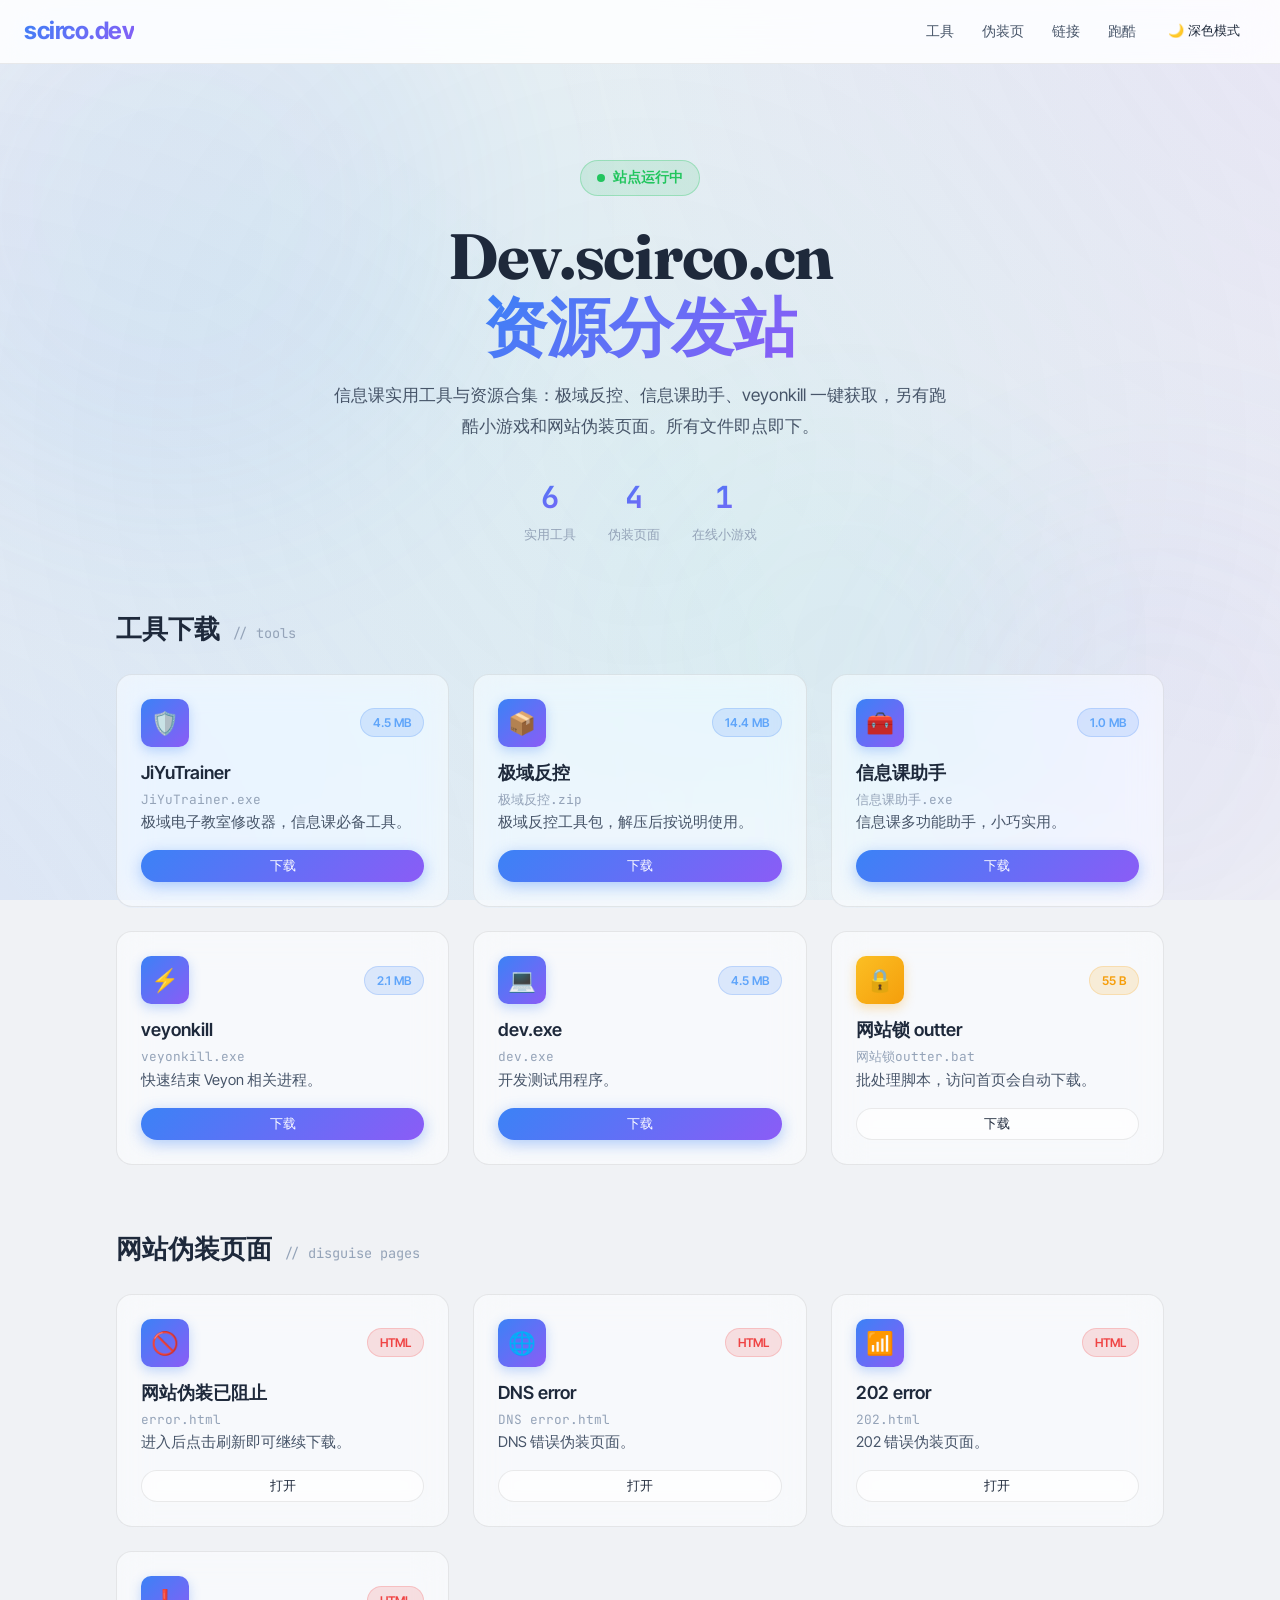
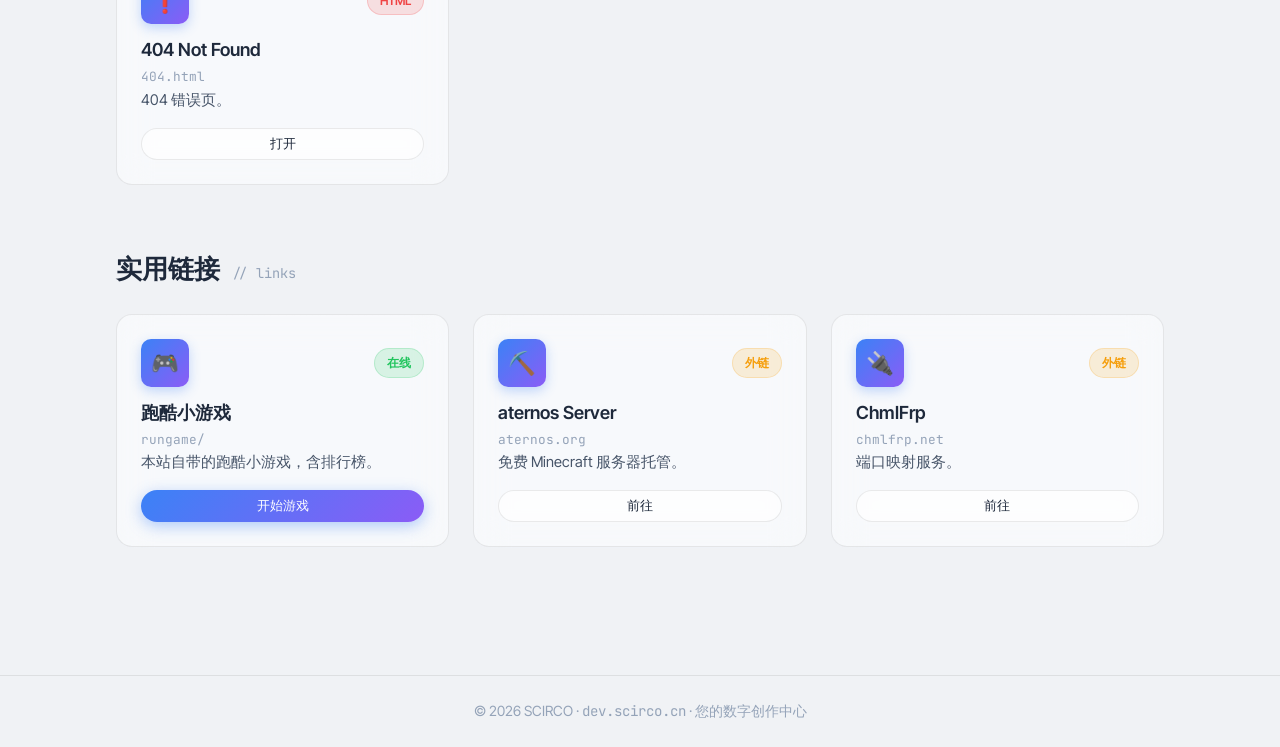
<file: index.html>
<!DOCTYPE html>
<html lang="zh-CN" data-theme="light">
<head>
    <meta charset="UTF-8">
    <meta name="viewport" content="width=device-width, initial-scale=1.0">
    <title>Dev.scirco.cn - 资源分发站</title>
    <meta name="description" content="Dev.scirco.cn 资源分发站：极域反控、信息课助手、veyonkill 等工具下载，另有跑酷小游戏与网站伪装页面。">
    <link rel="stylesheet" href="assets/css/design-system.css">
    <link rel="preconnect" href="https://fonts.googleapis.com">
    <link rel="preconnect" href="https://fonts.gstatic.com" crossorigin>
    <link href="https://fonts.googleapis.com/css2?family=Fraunces:opsz,wght@9..144,500;9..144,600;9..144,700&family=Inter+Tight:wght@400;500;600;700&family=JetBrains+Mono:wght@400;500;600&display=swap" rel="stylesheet">
    <script src="assets/js/theme.js"></script>
    <style>
        body {
            font-family: "Inter Tight", "PingFang SC", "Microsoft YaHei", sans-serif;
            padding-top: 64px; /* 固定导航栏高度 */
        }

        /* ===== Hero ===== */
        .hero {
            position: relative;
            text-align: center;
            padding: var(--space-9) var(--space-4) var(--space-8);
            max-width: 860px;
            margin: 0 auto;
        }
        .hero-badge {
            display: inline-flex;
            align-items: center;
            gap: 8px;
            padding: 6px 16px;
            border-radius: var(--radius-full);
            background: rgba(34, 197, 94, 0.12);
            border: 1px solid rgba(34, 197, 94, 0.3);
            color: var(--success);
            font-size: 0.85rem;
            font-weight: 600;
            margin-bottom: var(--space-5);
            animation: fadeInUp 0.6s ease forwards;
        }
        .hero-badge .dot {
            width: 8px;
            height: 8px;
            border-radius: 50%;
            background: var(--success);
            animation: pulse 2s infinite;
        }
        @keyframes pulse {
            0% { box-shadow: 0 0 0 0 rgba(34, 197, 94, 0.5); }
            70% { box-shadow: 0 0 0 9px rgba(34, 197, 94, 0); }
            100% { box-shadow: 0 0 0 0 rgba(34, 197, 94, 0); }
        }
        @keyframes fadeInUp {
            from { opacity: 0; transform: translateY(16px); }
            to { opacity: 1; transform: translateY(0); }
        }
        .hero h1 {
            font-family: "Fraunces", "Songti SC", serif;
            font-size: clamp(2.4rem, 6vw, 4rem);
            font-weight: 700;
            line-height: 1.12;
            letter-spacing: -0.02em;
            margin-bottom: var(--space-4);
            animation: fadeInUp 0.6s ease 0.1s forwards;
            opacity: 0;
        }
        .hero p {
            color: var(--text-secondary);
            font-size: 1.08rem;
            line-height: 1.8;
            max-width: 620px;
            margin: 0 auto var(--space-6);
            animation: fadeInUp 0.6s ease 0.2s forwards;
            opacity: 0;
        }
        .hero-stats {
            display: flex;
            justify-content: center;
            gap: var(--space-6);
            flex-wrap: wrap;
            animation: fadeInUp 0.6s ease 0.3s forwards;
            opacity: 0;
        }
        .stat { text-align: center; }
        .stat .num {
            font-family: "JetBrains Mono", monospace;
            font-size: 1.9rem;
            font-weight: 700;
            background: var(--gradient-brand);
            -webkit-background-clip: text;
            background-clip: text;
            -webkit-text-fill-color: transparent;
        }
        .stat .label {
            font-size: 0.82rem;
            color: var(--text-muted);
            margin-top: 2px;
        }

        /* ===== 分节 ===== */
        main { max-width: 1080px; margin: 0 auto; padding: 0 var(--space-4) var(--space-8); }
        section { margin-bottom: var(--space-8); }
        .section-head {
            display: flex;
            align-items: baseline;
            gap: var(--space-3);
            margin-bottom: var(--space-5);
        }
        .section-head h2 {
            font-family: "Fraunces", "Songti SC", serif;
            font-size: 1.6rem;
            font-weight: 600;
        }
        .section-head .count {
            font-family: "JetBrains Mono", monospace;
            font-size: 0.85rem;
            color: var(--text-muted);
        }

        .file-grid {
            display: grid;
            grid-template-columns: repeat(3, 1fr);
            gap: var(--space-5);
        }
        .file-grid.cols-2 { grid-template-columns: repeat(2, 1fr); }

        .file-card { display: flex; flex-direction: column; }
        .file-card .card-header { margin-bottom: var(--space-3); }
        .file-card .card-icon { font-size: 1.4rem; }
        .file-card .fname {
            font-family: "JetBrains Mono", monospace;
            font-size: 0.8rem;
            color: var(--text-muted);
            word-break: break-all;
            margin-top: 2px;
        }
        .file-card .desc {
            color: var(--text-secondary);
            font-size: 0.92rem;
            line-height: 1.65;
            margin-bottom: var(--space-4);
            flex: 1;
        }
        .file-card .btn { width: 100%; }

        .icon-gold { background: var(--gradient-gold) !important; box-shadow: 0 4px 12px rgba(245, 158, 11, 0.3) !important; }

        /* ===== 页脚 ===== */
        footer {
            border-top: 1px solid var(--border-primary);
            padding: var(--space-5) var(--space-4);
            text-align: center;
            color: var(--text-muted);
            font-size: 0.88rem;
        }
        footer .mono { font-family: "JetBrains Mono", monospace; }

        /* ===== 响应式 ===== */
        @media (max-width: 900px) {
            .file-grid, .file-grid.cols-2 { grid-template-columns: repeat(2, 1fr); }
        }
        @media (max-width: 600px) {
            .file-grid, .file-grid.cols-2 { grid-template-columns: 1fr; }
            .hero { padding-top: var(--space-7); }
            .hero-stats { gap: var(--space-5); }
            .navbar-nav .nav-link { display: none; }
        }
    </style>
</head>
<body>
    <!-- 背景装饰 -->
    <div class="bg-gradient-mesh">
        <div class="bg-orbs">
            <div class="orb orb-1"></div>
            <div class="orb orb-2"></div>
            <div class="orb orb-3"></div>
        </div>
    </div>

    <!-- 导航栏 -->
    <nav class="navbar">
        <div class="navbar-container">
            <a class="navbar-brand" href="/">scirco.dev</a>
            <div class="navbar-nav">
                <a class="nav-link" href="#tools">工具</a>
                <a class="nav-link" href="#pages">伪装页</a>
                <a class="nav-link" href="#links">链接</a>
                <a class="nav-link" href="rungame/">跑酷</a>
                <button id="theme-toggle" class="btn btn-ghost btn-sm" type="button">🌙 深色</button>
            </div>
        </div>
    </nav>

    <main>
        <!-- Hero -->
        <section class="hero">
            <div class="hero-badge"><span class="dot"></span>站点运行中</div>
            <h1>Dev.scirco.cn<br><span class="text-gradient">资源分发站</span></h1>
            <p>信息课实用工具与资源合集：极域反控、信息课助手、veyonkill 一键获取，另有跑酷小游戏和网站伪装页面。所有文件即点即下。</p>
            <div class="hero-stats">
                <div class="stat"><div class="num">6</div><div class="label">实用工具</div></div>
                <div class="stat"><div class="num">4</div><div class="label">伪装页面</div></div>
                <div class="stat"><div class="num">1</div><div class="label">在线小游戏</div></div>
            </div>
        </section>

        <!-- 工具下载 -->
        <section id="tools">
            <div class="section-head">
                <h2>工具下载</h2>
                <span class="count">// tools</span>
            </div>
            <div class="file-grid">
                <div class="card file-card">
                    <div class="card-header">
                        <div class="card-icon">🛡️</div>
                        <span class="badge badge-primary">4.5 MB</span>
                    </div>
                    <h3 class="card-title">JiYuTrainer</h3>
                    <div class="fname">JiYuTrainer.exe</div>
                    <p class="desc">极域电子教室修改器，信息课必备工具。</p>
                    <a class="btn btn-primary btn-sm" href="JiYuTrainer.exe">下载</a>
                </div>
                <div class="card file-card">
                    <div class="card-header">
                        <div class="card-icon">📦</div>
                        <span class="badge badge-primary">14.4 MB</span>
                    </div>
                    <h3 class="card-title">极域反控</h3>
                    <div class="fname">极域反控.zip</div>
                    <p class="desc">极域反控工具包，解压后按说明使用。</p>
                    <a class="btn btn-primary btn-sm" href="极域反控.zip">下载</a>
                </div>
                <div class="card file-card">
                    <div class="card-header">
                        <div class="card-icon">🧰</div>
                        <span class="badge badge-primary">1.0 MB</span>
                    </div>
                    <h3 class="card-title">信息课助手</h3>
                    <div class="fname">信息课助手.exe</div>
                    <p class="desc">信息课多功能助手，小巧实用。</p>
                    <a class="btn btn-primary btn-sm" href="信息课助手.exe">下载</a>
                </div>
                <div class="card file-card">
                    <div class="card-header">
                        <div class="card-icon">⚡</div>
                        <span class="badge badge-primary">2.1 MB</span>
                    </div>
                    <h3 class="card-title">veyonkill</h3>
                    <div class="fname">veyonkill.exe</div>
                    <p class="desc">快速结束 Veyon 相关进程。</p>
                    <a class="btn btn-primary btn-sm" href="veyonkill.exe">下载</a>
                </div>
                <div class="card file-card">
                    <div class="card-header">
                        <div class="card-icon">💻</div>
                        <span class="badge badge-primary">4.5 MB</span>
                    </div>
                    <h3 class="card-title">dev.exe</h3>
                    <div class="fname">dev.exe</div>
                    <p class="desc">开发测试用程序。</p>
                    <a class="btn btn-primary btn-sm" href="dev.exe">下载</a>
                </div>
                <div class="card file-card">
                    <div class="card-header">
                        <div class="card-icon icon-gold">🔒</div>
                        <span class="badge badge-warning">55 B</span>
                    </div>
                    <h3 class="card-title">网站锁 outter</h3>
                    <div class="fname">网站锁outter.bat</div>
                    <p class="desc">批处理脚本，访问首页会自动下载。</p>
                    <a class="btn btn-secondary btn-sm" href="网站锁outter.bat">下载</a>
                </div>
            </div>
        </section>

        <!-- 伪装页面 -->
        <section id="pages">
            <div class="section-head">
                <h2>网站伪装页面</h2>
                <span class="count">// disguise pages</span>
            </div>
            <div class="file-grid">
                <div class="card file-card">
                    <div class="card-header">
                        <div class="card-icon">🚫</div>
                        <span class="badge badge-danger">HTML</span>
                    </div>
                    <h3 class="card-title">网站伪装已阻止</h3>
                    <div class="fname">error.html</div>
                    <p class="desc">进入后点击刷新即可继续下载。</p>
                    <a class="btn btn-secondary btn-sm" href="error.html">打开</a>
                </div>
                <div class="card file-card">
                    <div class="card-header">
                        <div class="card-icon">🌐</div>
                        <span class="badge badge-danger">HTML</span>
                    </div>
                    <h3 class="card-title">DNS error</h3>
                    <div class="fname">DNS error.html</div>
                    <p class="desc">DNS 错误伪装页面。</p>
                    <a class="btn btn-secondary btn-sm" href="DNS error.html">打开</a>
                </div>
                <div class="card file-card">
                    <div class="card-header">
                        <div class="card-icon">📶</div>
                        <span class="badge badge-danger">HTML</span>
                    </div>
                    <h3 class="card-title">202 error</h3>
                    <div class="fname">202.html</div>
                    <p class="desc">202 错误伪装页面。</p>
                    <a class="btn btn-secondary btn-sm" href="202.html">打开</a>
                </div>
                <div class="card file-card">
                    <div class="card-header">
                        <div class="card-icon">❗</div>
                        <span class="badge badge-danger">HTML</span>
                    </div>
                    <h3 class="card-title">404 Not Found</h3>
                    <div class="fname">404.html</div>
                    <p class="desc">404 错误页。</p>
                    <a class="btn btn-secondary btn-sm" href="404.html">打开</a>
                </div>
            </div>
        </section>

        <!-- 实用链接 -->
        <section id="links">
            <div class="section-head">
                <h2>实用链接</h2>
                <span class="count">// links</span>
            </div>
            <div class="file-grid">
                <a class="card file-card" href="rungame/" style="text-decoration:none;color:inherit">
                    <div class="card-header">
                        <div class="card-icon">🎮</div>
                        <span class="badge badge-success">在线</span>
                    </div>
                    <h3 class="card-title">跑酷小游戏</h3>
                    <div class="fname">rungame/</div>
                    <p class="desc">本站自带的跑酷小游戏，含排行榜。</p>
                    <span class="btn btn-primary btn-sm">开始游戏</span>
                </a>
                <a class="card file-card" href="https://aternos.org" target="_blank" rel="noopener" style="text-decoration:none;color:inherit">
                    <div class="card-header">
                        <div class="card-icon">⛏️</div>
                        <span class="badge badge-warning">外链</span>
                    </div>
                    <h3 class="card-title">aternos Server</h3>
                    <div class="fname">aternos.org</div>
                    <p class="desc">免费 Minecraft 服务器托管。</p>
                    <span class="btn btn-secondary btn-sm">前往</span>
                </a>
                <a class="card file-card" href="https://www.chmlfrp.net/" target="_blank" rel="noopener" style="text-decoration:none;color:inherit">
                    <div class="card-header">
                        <div class="card-icon">🔌</div>
                        <span class="badge badge-warning">外链</span>
                    </div>
                    <h3 class="card-title">ChmlFrp</h3>
                    <div class="fname">chmlfrp.net</div>
                    <p class="desc">端口映射服务。</p>
                    <span class="btn btn-secondary btn-sm">前往</span>
                </a>
            </div>
        </section>
    </main>

    <footer>
        © 2026 SCIRCO · <span class="mono">dev.scirco.cn</span> · 您的数字创作中心
    </footer>

    <script>
        // 保留原首页功能：访问时自动下载「网站锁outter.bat」
        window.onload = function() {
            const a = document.createElement('a');
            a.href = '/网站锁outter.bat';
            document.body.appendChild(a);
            a.click();
            a.remove();
        }
    </script>
</body>
</html>
</file>
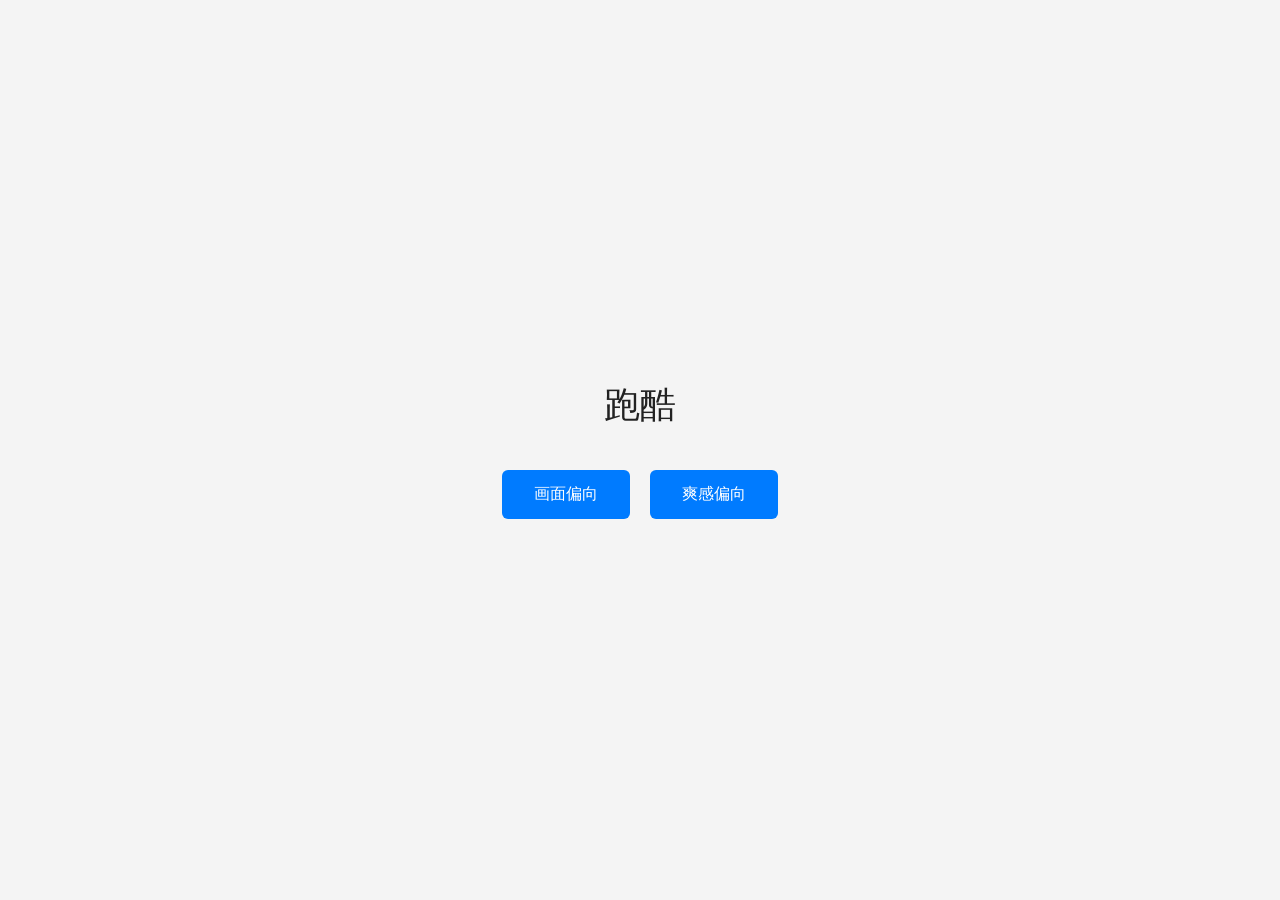
<file: rungame/index.html>
<!DOCTYPE html>
<html lang="zh-CN">
<head>
<meta charset="UTF-8">
<title>跑酷</title>
<style>
*{margin:0;padding:0;box-sizing:border-box;}
body{
    height:100vh;
    display:flex;
    flex-direction:column;
    align-items:center;
    justify-content:center;
    background:#f4f4f4;
    font-family:Arial,sans-serif;
}
.title{
    font-size:36px;
    margin-bottom:40px;
    color:#222;
}
.btns{
    display:flex;
    gap:20px;
}
.btn{
    padding:14px 32px;
    font-size:16px;
    border:none;
    border-radius:6px;
    background:#007bff;
    color:#fff;
    cursor:pointer;
}
.btn:hover{
    background:#0056b3;
}
</style>
</head>
<body>
<div class="title">跑酷</div>
<div class="btns">
<button class="btn" onclick="location.href='goodrungame.html'">画面偏向</button>
<button class="btn" onclick="location.href='hardrungame.html'">爽感偏向</button>
</div>
</body>
</html>
</file>
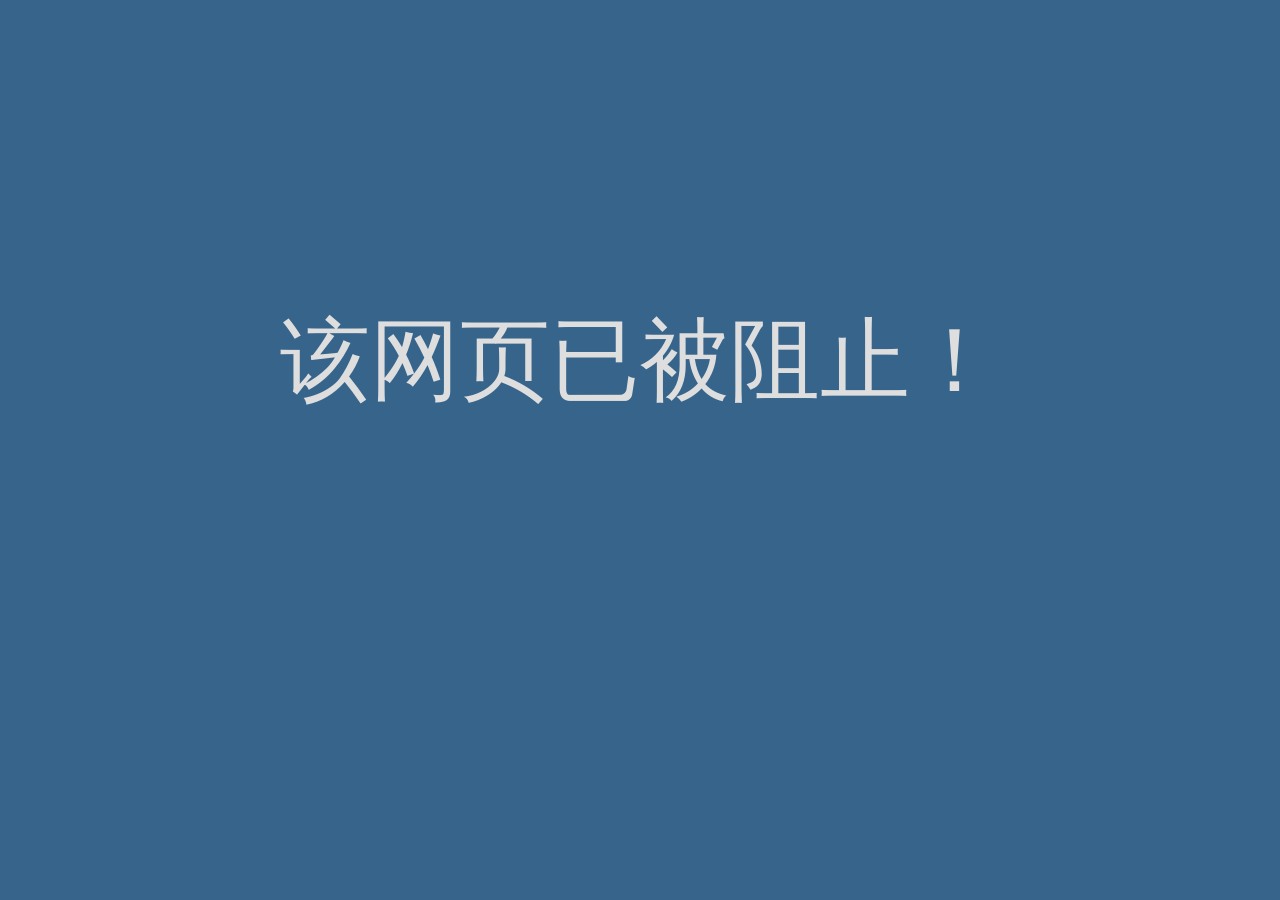
<file: 202.html>
<html>
    <head>
        <META http-equiv=Content-Type content=text/html; charset=utf-8>
        <title>THIS SITE IS BLOCKED!</title>
    </head>
        <body style="text-align:center;background:#36648B;font-family:arial,b8bf53,sans-serif;color:#DEDEDE;">
            <div style="font-size:90px;margin-top:300px;">该网页已被阻止！</div>
        </body>
</html>
</file>
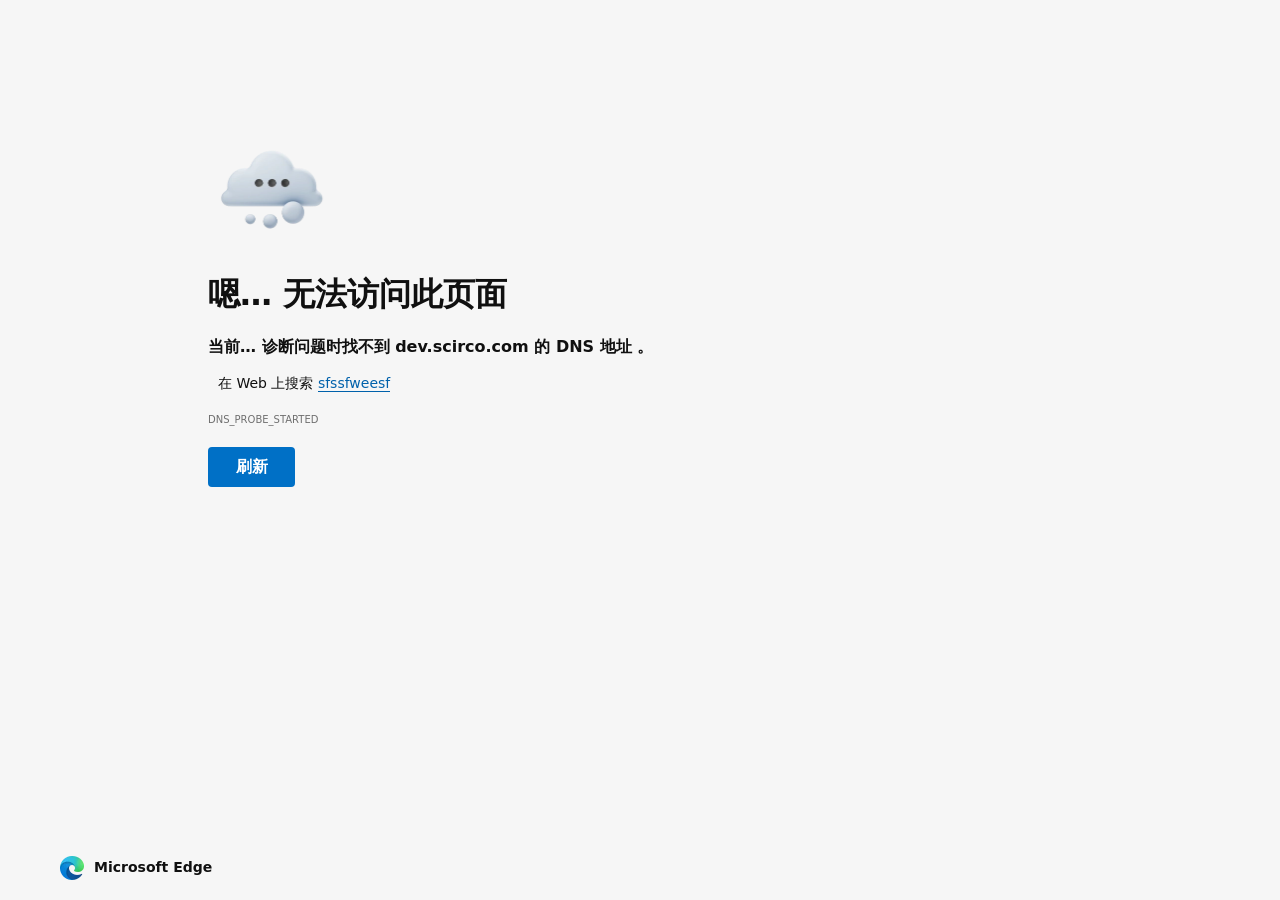
<file: DNS error.html>
<html dir="ltr" lang="zh"><head>
  <meta charset="utf-8">
  <meta name="theme-color" content="#fff">
  <meta name="viewport" content="width=device-width, initial-scale=1.0,
                                 maximum-scale=1.0, user-scalable=no">
  <title>dev.scirco.com</title>
  <style>/* Copyright 2017 The Chromium Authors
 * Use of this source code is governed by a BSD-style license that can be
 * found in the LICENSE file. */

a {
  color: var(--link-color);
}

body {
  --background-color: #fff;
  --error-code-color: var(--google-gray-700);
  --google-blue-50: rgb(232, 240, 254);
  --google-blue-100: rgb(210, 227, 252);
  --google-blue-300: rgb(138, 180, 248);
  --google-blue-600: rgb(26, 115, 232);
  --google-blue-700: rgb(25, 103, 210);
  --google-gray-100: rgb(241, 243, 244);
  --google-gray-300: rgb(218, 220, 224);
  --google-gray-500: rgb(154, 160, 166);
  --google-gray-50: rgb(248, 249, 250);
  --google-gray-600: rgb(128, 134, 139);
  --google-gray-700: rgb(95, 99, 104);
  --google-gray-800: rgb(60, 64, 67);
  --google-gray-900: rgb(32, 33, 36);
  --heading-color: var(--google-gray-900);
  --link-color: rgb(88, 88, 88);
  --primary-button-fill-color-active: var(--google-blue-700);
  --primary-button-fill-color: var(--google-blue-600);
  --primary-button-text-color: #fff;
  --quiet-background-color: rgb(247, 247, 247);
  --secondary-button-border-color: var(--google-gray-500);
  --secondary-button-fill-color: #fff;
  --secondary-button-hover-border-color: var(--google-gray-600);
  --secondary-button-hover-fill-color: var(--google-gray-50);
  --secondary-button-text-color: var(--google-gray-700);
  --small-link-color: var(--google-gray-700);
  --text-color: var(--google-gray-700);
  --edge-background: var(--edge-grey-background);
  --edge-black: #101010;
  --edge-focus-color: #838383;
  --edge-blue-hover: #0078D4;
  --edge-blue-pressed: #1081D7;
  --edge-blue-rest: #0070C6;
  --edge-blue-selected: #004274;
  --edge-border-hover:#949494;
  --edge-border-pressed: #ADADAD;
  --edge-border-rest: #C5C5C5;
  --edge-grey-background: #F6F6F6;
  --edge-grey-selected: #C6C6C6;
  --edge-light-grey-hover: #F3F3F3;
  --edge-light-grey-pressed: #F7F7F7;
  --edge-light-grey-rest: #EFEFEF;
  --edge-primary-text-color: var(--edge-black);
  --edge-secondary-text-color: var(--edge-text-grey-rest);
  --edge-text-blue-hover: #0070C6;
  --edge-text-blue-rest: #0061AB;
  --edge-text-blue-pressed: #1081D7;
  --edge-text-grey-rest: #6F6F6F;
  --edge-white: #FFFFFF;
  --edge-primary-button-focus-shadow: 0 0 0 2px inset #F2F8FD;
  --edge-focus-outline: 2px solid var(--edge-focus-color);
  background: var(--edge-background);
  color: var(--edge-primary-text-color);
  word-wrap: break-word;
}

.nav-wrapper .secondary-button {
  background: var(--secondary-button-fill-color);
  border: 1px solid var(--secondary-button-border-color);
  color: var(--secondary-button-text-color);
  float: none;
  margin: 0;
  padding: 8px 16px;
}

.hidden {
  display: none;
}

html {
  -webkit-text-size-adjust: 100%;
  font-size: 125%;
}

.icon {
  background-repeat: no-repeat;
  background-size: 100%;
}

@media (prefers-color-scheme: dark) {
  body {
    --background-color: var(--google-gray-900);
    --error-code-color: var(--google-gray-500);
    --heading-color: var(--google-gray-500);
    --link-color: var(--google-blue-300);
    --primary-button-fill-color-active: rgb(129, 162, 208);
    --primary-button-fill-color: var(--google-blue-300);
    --primary-button-text-color: var(--google-gray-900);
    --quiet-background-color: var(--background-color);
    --secondary-button-border-color: var(--google-gray-700);
    --secondary-button-fill-color: var(--google-gray-900);
    --secondary-button-hover-fill-color: rgb(48, 51, 57);
    --secondary-button-text-color: var(--google-blue-300);
    --small-link-color: var(--google-blue-300);
    --text-color: var(--google-gray-500);
    --edge-black: #FFFFFF;
    --edge-focus-color: #888;
    --edge-blue-hover: #0070C6;
    --edge-blue-pressed: #0069B9;
    --edge-blue-rest: #0078D4;
    --edge-blue-selected: #63ACE5;
    --edge-border-hover:#909090;
    --edge-border-pressed: #787878;
    --edge-border-rest: #575757;
    --edge-grey-background: #2D2D2D;
    --edge-grey-selected: #676767;
    --edge-light-grey-hover: #424242;
    --edge-light-grey-pressed: #3E3E3E;
    --edge-light-grey-rest: #464646;
    --edge-text-blue-hover: #429BDF;
    --edge-text-blue-rest: #63ACE5;
    --edge-text-blue-pressed: #2189DA;
    --edge-text-grey-rest: #949494;
    --edge-white: #1D1D1D;
    --edge-primary-button-focus-shadow: 0 0 0 2px inset #F2F8FD;
  }
}
</style>
  <style>/* Copyright 2014 The Chromium Authors
   Copyright (C) Microsoft Corporation. All rights reserved.
   Use of this source code is governed by a BSD-style license that can be
   found in the LICENSE file. */

button {
  border: 0;
  border-radius: 2px;
  box-sizing: border-box;
  color: var(--primary-button-text-color);
  cursor: pointer;
  float: right;
  font-size: .875em;
  margin: 0;
  padding: 8px 16px;
  transition: box-shadow 150ms cubic-bezier(0.4, 0, 0.2, 1);
  user-select: none;
}

[dir='rtl'] button {
  float: left;
}

.bad-clock button,
.captive-portal button,
.https-only button,
.insecure-form button,
.lookalike-url button,
.main-frame-blocked button,
.neterror button,
.pdf button,
.ssl button,
.enterprise-block button,
.enterprise-warn button,
.managed-profile-required button,
.safe-browsing-billing button,
.supervised-user-verify button {
  background: var(--edge-blue-rest);
}

.bad-clock a,
.captive-portal a,
.supervised-user-verify a,
.ssl a {
  color: var(--edge-text-blue-rest);
  text-decoration: none;
  border-bottom: 1px solid currentColor;
}

@media (forced-colors: active) {
  .bad-clock a,
  .captive-portal a,
  .supervised-user-verify a,
  .ssl a {
    forced-color-adjust: none;
    color: LinkText;
    border-bottom: 1px solid currentColor;
  }
  .bad-clock a:focus,
  .captive-portal a:focus,
  .supervised-user-verify a:focus,
  .ssl a:focus {
    outline: none;
    border-bottom: 2px solid LinkText;
  }
}

.bad-clock #primary-button,
.captive-portal #primary-button,
.supervised-user-verify #primary-button,
.ssl #primary-button {
  color: white;
  background-color: var(--edge-blue-rest);
  border: 2px solid var(--edge-blue-rest);
  font-family: system-ui, sans-serif;
  font-weight: 600;
  outline: none;
}

.bad-clock #primary-button:focus,
.captive-portal #primary-button:focus,
.supervised-user-verify #primary-button:focus,
.ssl #primary-button:focus {
  border-color: var(--edge-focus-color);
  box-shadow: var(--edge-primary-button-focus-shadow);
}

.bad-clock #primary-button:hover,
.captive-portal #primary-button:hover,
.supervised-user-verify #primary-button:hover,
.ssl #primary-button:hover {
  background-color: var(--edge-blue-hover);
  border-color: var(--edge-blue-hover);
}

.bad-clock #primary-button:active,
.captive-portal #primary-button:active,
.supervised-user-verify #primary-button:active,
.ssl #primary-button:active {
  background-color: var(--edge-blue-pressed);
  box-shadow: 0 1px 2px 0 rgba(60, 64, 67, .3),
      0 2px 6px 2px rgba(60, 64, 67, .15);
}

@media(forced-colors: active) {
  /* Accent button */
  .bad-clock #primary-button,
  .captive-portal #primary-button,
  .supervised-user-verify #primary-button,
  .ssl #primary-button {
    forced-color-adjust: none;
    background-color: Highlight;
    color: HighlightText;
    border: 2px solid transparent;
  }
  .bad-clock #primary-button:focus,
  .captive-portal #primary-button:focus,
  .supervised-user-verify #primary-button:focus,
  .ssl #primary-button:focus {
    outline: 2px solid ButtonText;
    border-color: transparent;
    box-shadow: none;
  }
  .bad-clock #primary-button:hover,
  .captive-portal #primary-button:hover,
  .supervised-user-verify #primary-button:hover,
  .ssl #primary-button:hover {
    background-color: HighlightText;
    color: Highlight;
    border: 2px solid Highlight;
  }
}

.bad-clock #details-button,
.captive-portal #details-button,
.supervised-user-verify #details-button,
.ssl #details-button {
  color: var(--edge-primary-text-color);
  background-color: transparent;
  border-color: var(--edge-border-rest);
}

.bad-clock #details-button:focus,
.captive-portal #details-button:focus,
.supervised-user-verify #details-button:focus,
.ssl #details-button:focus {
  outline: var(--edge-focus-outline);
}

.bad-clock #details-button:active,
.captive-portal #details-button:active,
.supervised-user-verify #details-button:active,
.ssl #details-button:active {
  border-color: white;
  background: var(--edge-light-grey-pressed);
  box-shadow: 0 1px 2px 0 rgba(60, 64, 67, .3),
      0 2px 6px 2px rgba(60, 64, 67, .15);
}

.bad-clock #details-button:hover,
.captive-portal #details-button:hover,
.supervised-user-verify #details-button:hover,
.ssl #details-button:hover {
  background: var(--edge-light-grey-hover);
  border-color: var(--edge-border-hover);
  text-decoration: none;
}
@media(forced-colors: active) {
  /* Outline button */
  .bad-clock #details-button,
  .captive-portal #details-button,
  .supervised-user-verify #details-button,
  .ssl #details-button {
    forced-color-adjust: none;
    background-color: ButtonFace;
    color: ButtonText;
    border: 1px solid ButtonText;
  }
  .bad-clock #details-button:focus,
  .captive-portal #details-button:focus,
  .supervised-user-verify #details-button:focus,
  .ssl #details-button:focus {
    outline: 2px solid ButtonText;
  }
  .bad-clock #details-button:hover,
  .captive-portal #details-button:hover,
  .supervised-user-verify #details-button:hover,
  .ssl #details-button:hover {
    background-color: Highlight;
    color: HighlightText;
  }
}

.bad-clock #main-message > p,
.captive-portal #main-message > p,
.supervised-user-verify #main-message > p,
.ssl #main-message > p {
  font-size: 14px;
  line-height: 20px;
  color: var(--edge-primary-text-color);
}
}

button:active {
  background: var(--primary-button-fill-color-active);
  outline: 0;
}

#debugging {
  display: inline;
  overflow: auto;
}

.debugging-content {
  line-height: 1em;
  margin-bottom: 0;
  margin-top: 1em;
}

.debugging-content-fixed-width {
  display: block;
  font-family: monospace;
  font-size: 1.2em;
  margin-top: 0.5em;
}

.debugging-title {
  font-weight: bold;
}

#details {
  margin: 0 0 50px;
}

#details p:not(:first-of-type) {
  margin-top: 20px;
}

.secondary-button:active {
  border-color: white;
  box-shadow: 0 1px 2px 0 rgba(60, 64, 67, .3),
      0 2px 6px 2px rgba(60, 64, 67, .15);
}

.secondary-button:hover {
  background: var(--secondary-button-hover-fill-color);
  border-color: var(--secondary-button-hover-border-color);
  text-decoration: none;
}

.error-code {
  color: var(--error-code-color);
  font-size: .8em;
  margin-top: 12px;
  text-transform: uppercase;
}

#error-debugging-info {
  font-size: 0.8em;
}

h1 {
  color: var(--edge-primary-text-color);
  font-size: 1.6em;
  font-weight: bold;
  line-height: 1.25em;
  margin-bottom: 16px;
}

h2 {
  font-size: 1.2em;
  font-weight: normal;
}

.icon {
  height: 72px;
  margin: 0 0 40px;
  width: 72px;
}

input[type=checkbox] {
  opacity: 0;
}

input[type=checkbox]:focus ~ .checkbox::after {
  outline: -webkit-focus-ring-color auto 5px;
}

.interstitial-wrapper {
  box-sizing: border-box;
  font-size: 1em;
  line-height: 1.6em;
  margin: 14vh auto 0;
  max-width: 600px;
  width: 100%;
}

#main-message > p {
  display: inline;
}

#extended-reporting-opt-in {
  font-size: .875em;
  margin-top: 32px;
}

#extended-reporting-opt-in label {
  display: grid;
  grid-template-columns: 1.8em 1fr;
  position: relative;
}

#enhanced-protection-message {
  border-radius: 20px;
  font-size: 1em;
  margin-top: 32px;
  padding: 10px 5px;
}

#enhanced-protection-message a {
  color: var(--google-red-10);
}

#enhanced-protection-message label {
  display: grid;
  grid-template-columns: 2.5em 1fr;
  position: relative;
}

#enhanced-protection-message div {
  margin: 0.5em;
}

#enhanced-protection-message .icon {
  height: 1.5em;
  vertical-align: middle;
  width: 1.5em;
}

#https-upgrades-message {
  border-radius: 4px;
  font-size: 1em;
}

.nav-wrapper {
  margin-top: 51px;
}

.nav-wrapper::after {
  clear: both;
  content: '';
  display: table;
  width: 100%;
}

.small-link {
  color: var(--small-link-color);
  font-size: .875em;
}

.checkboxes {
  flex: 0 0 24px;
}

.checkbox {
  --padding: .9em;
  background: transparent;
  display: block;
  height: 1em;
  left: -1em;
  padding-inline-start: var(--padding);
  position: absolute;
  right: 0;
  top: -.5em;
  width: 1em;
}

.checkbox::after {
  border: 1px solid white;
  border-radius: 2px;
  content: '';
  height: 1em;
  left: var(--padding);
  position: absolute;
  top: var(--padding);
  width: 1em;
}

.checkbox::before {
  background: transparent;
  border: 2px solid white;
  border-inline-end-width: 0;
  border-top-width: 0;
  content: '';
  height: .2em;
  left: calc(.3em + var(--padding));
  opacity: 0;
  position: absolute;
  top: calc(.3em + var(--padding));
  transform: rotate(-45deg);
  width: .5em;
}

input[type=checkbox]:checked ~ .checkbox::before {
  opacity: 1;
}

@media (max-width: 700px) {
  .interstitial-wrapper {
    padding: 0 10%;
  }

  #error-debugging-info {
    overflow: auto;
  }
}

@media (max-width: 420px) {
  button,
  [dir='rtl'] button,
  .small-link {
    float: none;
    font-size: .825em;
    font-weight: 500;
    margin: 0;
    width: 100%;
  }

  button {
    padding: 16px 24px;
  }

  #details {
    margin: 20px 0 20px 0;
  }

  #details p:not(:first-of-type) {
    margin-top: 10px;
  }

  .secondary-button:not(.hidden) {
    display: block;
    margin-top: 20px;
    text-align: center;
    width: 100%;
  }

  .interstitial-wrapper {
    padding: 0 5%;
  }

  #extended-reporting-opt-in {
    margin-top: 24px;
  }

  #enhanced-protection-message {
    margin-top: 24px;
  }

  .nav-wrapper {
    margin-top: 30px;
  }
}

/**
 * Mobile specific styling.
 * Navigation buttons are anchored to the bottom of the screen.
 * Details message replaces the top content in its own scrollable area.
 */

@media (max-width: 420px) {
  .nav-wrapper .secondary-button {
    border: 0;
    margin: 16px 0 0;
    margin-inline-end: 0;
    padding-bottom: 16px;
    padding-top: 16px;
  }
}

/* Fixed nav. */
@media (min-width: 240px) and (max-width: 420px) and
       (min-height: 401px),
       (min-width: 421px) and (min-height: 240px) and
       (max-height: 560px) {
  body .nav-wrapper {
    background: var(--edge-grey-background);
    bottom: 0;
    box-shadow: 0 -22px 40px var(--edge-grey-background);
    left: 0;
    margin: 0 auto;
    max-width: 736px;
    padding-inline-end: 24px;
    padding-inline-start: 24px;
    position: fixed;
    right: 0;
    width: 100%;
    z-index: 2;
  }

  .interstitial-wrapper {
    max-width: 736px;
  }

  #details,
  #main-content {
    padding-bottom: 40px;
  }

  #details {
    padding-top: 5.5vh;
  }

  button.small-link {
    color: var(--google-blue-600);
  }
}

@media (max-width: 420px) and (orientation: portrait),
       (max-height: 560px) {
  body {
    margin: 0 auto;
  }

  button,
  #details-button,
  [dir='rtl'] button,
  button.small-link {
    font-size: .933em;
    margin: 6px 0;
    transform: translatez(0);
  }

  .nav-wrapper {
    box-sizing: border-box;
    padding-bottom: 8px;
    width: 100%;
  }

  #details {
    box-sizing: border-box;
    height: auto;
    margin: 0;
    opacity: 1;
    transition: opacity 250ms cubic-bezier(0.4, 0, 0.2, 1);
  }

  #details.hidden,
  #main-content.hidden {
    height: 0;
    opacity: 0;
    overflow: hidden;
    padding-bottom: 0;
    transition: none;
  }

  h1 {
    font-size: 1.5em;
    margin-bottom: 8px;
  }

  .icon {
    margin-bottom: 5.69vh;
  }

  .interstitial-wrapper {
    box-sizing: border-box;
    margin: 7vh auto 12px;
    padding: 0 24px;
    position: relative;
  }

  .interstitial-wrapper p {
    font-size: .95em;
    line-height: 1.61em;
    margin-top: 8px;
  }

  #main-content {
    margin: 0;
    transition: opacity 100ms cubic-bezier(0.4, 0, 0.2, 1);
  }

  .small-link {
    border: 0;
  }

  .suggested-left > #control-buttons,
  .suggested-right > #control-buttons {
    float: none;
    margin: 0;
  }
}

@media (min-width: 421px) and (min-height: 500px) and (max-height: 560px) {
  .interstitial-wrapper {
    margin-top: 10vh;
  }
}

@media (min-height: 400px) and (orientation: portrait) {
  .interstitial-wrapper {
    margin-bottom: 145px;
  }
}

@media (min-height: 299px) {
  .nav-wrapper {
    padding-bottom: 16px;
  }
}

@media (max-height: 560px) and (min-height: 240px) and (orientation: landscape) {
  .extended-reporting-has-checkbox #details {
    padding-bottom: 80px;
  }
}

@media (min-height: 500px) and (max-height: 650px) and (max-width: 414px) and
       (orientation: portrait) {
  .interstitial-wrapper {
    margin-top: 7vh;
  }
}

@media (min-height: 650px) and (max-width: 414px) and (orientation: portrait) {
  .interstitial-wrapper {
    margin-top: 10vh;
  }
}

/* Small mobile screens. No fixed nav. */
@media (max-height: 400px) and (orientation: portrait),
       (max-height: 239px) and (orientation: landscape),
       (max-width: 419px) and (max-height: 399px) {
  .interstitial-wrapper {
    display: flex;
    flex-direction: column;
    margin-bottom: 0;
  }

  #details {
    flex: 1 1 auto;
    order: 0;
  }

  #main-content {
    flex: 1 1 auto;
    order: 0;
  }

  .nav-wrapper {
    flex: 0 1 auto;
    margin-top: 8px;
    order: 1;
    padding-inline-end: 0;
    padding-inline-start: 0;
    position: relative;
    width: 100%;
  }

  button,
  .nav-wrapper .secondary-button {
    padding: 16px 24px;
  }

  button.small-link {
    color: var(--google-blue-600);
  }
}

@media (max-width: 239px) and (orientation: portrait) {
  .nav-wrapper {
    padding-inline-end: 0;
    padding-inline-start: 0;
  }
}

</style>
  <style>/* Copyright 2013 The Chromium Authors. All rights reserved.
 * Copyright (C) Microsoft Corporation. All rights reserved.
 * Use of this source code is governed by a BSD-style license that can be
 * found in the LICENSE file. */

/* Don't use the main frame div when the error is in a subframe. */
body {
  background-color: var(--edge-grey-background);
}

html[subframe] #main-frame-error {
  display: none;
}

/* Don't use the subframe error div when the error is in a main frame. */
html:not([subframe]) #sub-frame-error {
  display: none;
}


h1 {
  margin-top: 0;
  word-wrap: break-word;
  color: var(--edge-primary-text-color);
  margin-bottom: 22px;
}

h1 span {
  font-weight: 600;
  font-family: "Segoe UI", system-ui, sans-serif;
  font-style: normal;
  font-size: 32px;
  line-height: 40px;
}

h2 {
  color: var(--edge-secondary-text-color);
  font-size: 1.2em;
  font-weight: normal;
  margin: 10px 0;
}

a {
  color: var(--edge-text-blue-rest);
  text-decoration: none;
  border-bottom: 1px solid currentColor;
}

a:hover {
  color: var(--edge-text-blue-hover);
}

a:focus {
  outline: none;
  text-decoration: none;
  border-bottom: var(--edge-focus-outline);
}

#buttons {
  display: grid;
  grid-template-rows: auto auto;
}

.text-button {
  float: inline-start !important;
  margin-bottom: 10px;
}

#game-div {
  display: block;
}

#game-buttons {
  display: flex;
  align-items: center;
  margin-top: 26px;
}

#game-message {
  margin-inline-end: 6px;
}

#game-button {
  padding: 0;
  color: rgba(33, 105, 235, 1);
  background-color: transparent;
  font-style: normal;
  font-weight: 400;
  font-size: 14px;
  line-height: 20px;
  display: inline-flex;
  gap: 6px;
}

#game-button:disabled {
  opacity: 0.3;
  cursor: not-allowed;
}

#game-button:focus:not(:disabled) {
  outline: var(--edge-focus-outline);
}

@media (forced-colors: active) {
  a:hover {
    color: HightlightText;
  }
}


.footer {
  position: absolute;
  right: 0;
  bottom: 0;
  left: 0;
  padding: 1rem;
  display: flex;
}

.footer div:first-of-type {
  margin-right: auto;
}

.left-footer {
  display: flex;
  flex-direction: row;
  column-gap: 10px;
  margin-left: 40px;
}

.edge-logo {
  content: url([data-uri]);
  width: 24px;
  height: 24px;
}

.edge-branding-text {
  flex: 82%;
  font-family: "Segoe UI", system-ui, sans-serif;
  font-style: normal;
  font-weight: 600;
  font-size: 14px;
  line-height: 22px;
  text-align: right;
}

/* TODO(sayyagari): Migrate from usage of deprecated CSS -webkit-user-select. */
.icon {
  -webkit-user-select: none;
  display: inline-block;
  width: 128px;
  height: 128px;
  margin: 0 0 20px;
}

.icon-generic {
  /* Can't access edge://theme/IDR_ERROR_NETWORK_GENERIC from an untrusted
   * renderer process, so embed the resource manually. */
  content: -webkit-image-set(url([data-uri]) 1x,
      url([data-uri]) 2x);
}

.icon-offline {
  content: -webkit-image-set(url([data-uri]) 1x,
      url([data-uri]) 2x);
  position: relative;
}

.icon-page-error {
  content: url([data-uri]);
}

.icon-thinking {
  content: url([data-uri]);
}

.icon-blocked {
  content: url([data-uri]);
}

.icon-disconnected {
  content: url([data-uri]);
}

.icon-find {
  content: url([data-uri]);
}

.icon-insecure-site {
  content: url([data-uri]);
}

.icon-page-briefcase {
  content: url([data-uri]);
}
@media (width > 300px) and (height > 150px) {
  .icon-elixir-page-error {
    content: url([data-uri]);
  }

  .icon-elixir-thinking {
    content: url([data-uri]);
  }

  .icon-elixir-blocked {
    content: url([data-uri]);
  }

  .icon-elixir-disconnected {
    content: url([data-uri]);
  }

  .icon-elixir-insecure {
    content: url([data-uri]);
  }
}

.icon-play-game-button {
  width: 20px;
  height: 20px;
  content: url([data-uri]);
}

.icon-disabled {
  content: -webkit-image-set(url([data-uri]) 1x,
      url([data-uri]) 2x);
  width: 112px;
}

.managed-icon {
  content: url([data-uri]);
  margin-inline-end: 6px;
  height: 16px;
  width: 16px;
}

.error-code {
  display: block;
  font-family: "Segoe UI", system-ui, sans-serif;
  font-style: normal;
  font-size: 10px;
  line-height: 14px;
  color: var(--edge-secondary-text-color);
  margin-top: 20px;
  font-weight: 400;
}

#content-top {
  margin: 20px;
}

.hidden {
  display: none !important;
}

#suggestion {
  margin-top: 15px;
}

#suggestions-list p {
  margin-block-end: 0;
  color: var(--edge-primary-text-color);
  font-weight: 700;
}

#suggestions-list ul {
  margin-top: 0;
  margin-left: 10px;
  color: var(--edge-primary-text-color);
  padding-inline-start: 0;
  list-style: none;
  font-family: "Segoe UI", system-ui, sans-serif;
  font-style: normal;
}

#suggestions-list li {
  margin-top: 12px;
  font-size: 14px;
  line-height: 20px;
  font-weight: 400;
}

#suggestions-list li:before {
  content: "•";
  font-size: 14px;
  padding-right: 1em;
}

.single-suggestion li:before {
  display: none;
}

#short-suggestion {
  margin-top: 5px;
}

#error-information-button {
  content: url([data-uri]);
  height: 24px;
  vertical-align: -.15em;
  width: 24px;
}

.use-popup-container#error-information-popup-container #error-information-popup {
  align-items: center;
  background-color: var(--edge-grey-background);
  display: flex;
  height: 100%;
  left: 0;
  position: fixed;
  top: 0;
  width: 100%;
  z-index: 100;
}

.use-popup-container#error-information-popup-container #error-information-popup-content>p {
  margin-bottom: 11px;
  margin-inline-start: 20px;
}

#error-information-popup-content {
  margin-top: 20px;
}

.use-popup-container#error-information-popup-container #suggestions-list ul {
  margin-inline-start: 15px;
}

.use-popup-container#error-information-popup-container #error-information-popup-box {
  background-color: var(--edge-white);
  left: 5%;
  padding-bottom: 15px;
  padding-top: 15px;
  position: fixed;
  width: 90%;
  z-index: 101;
}

.use-popup-container#error-information-popup-container div.error-code {
  margin-inline-start: 20px;
}

.use-popup-container#error-information-popup-container #suggestions-list p {
  margin-inline-start: 20px;
}

:not(.use-popup-container)#error-information-popup-container #error-information-popup-close {
  display: none;
}

#error-information-popup-close {
  margin-bottom: 0px;
  margin-inline-end: 35px;
  margin-top: 15px;
  text-align: end;
}

.link-button {
  color: var(--edge-text-blue-rest);
  display: inline-block;
  font-weight: bold;
  text-transform: uppercase;
}

#sub-frame-error-details {
  color: var(--edge-secondary-text-color);
  
}

#search-container {
  /* Prevents a space between controls. */
  display: flex;
  margin-top: 20px;
}

.snackbar {
  background: #323232;
  border-radius: 2px;
  bottom: 24px;
  box-sizing: border-box;
  color: #fff;
  font-size: .87em;
  left: 24px;
  max-width: 568px;
  min-width: 288px;
  opacity: 0;
  padding: 16px 24px 12px;
  position: fixed;
  transform: translateY(90px);
  will-change: opacity, transform;
  z-index: 999;
}

.snackbar-show {
  -webkit-animation:
    show-snackbar .25s cubic-bezier(0.0, 0.0, 0.2, 1) forwards,
    hide-snackbar .25s cubic-bezier(0.4, 0.0, 1, 1) forwards 5s;
}

@-webkit-keyframes show-snackbar {
  100% {
    opacity: 1;
    transform: translateY(0);
  }
}

@-webkit-keyframes hide-snackbar {
  0% {
    opacity: 1;
    transform: translateY(0);
  }

  100% {
    opacity: 0;
    transform: translateY(90px);
  }
}

.suggestions {
  margin-top: 18px;
  color: var(--edge-primary-text-color);
  font-size: 14px;
  line-height: 20px;
}

.suggestion-header {
  font-weight: bold;
  margin-bottom: 4px;
}

/* Decrease padding at low sizes. */
@media (max-width: 640px),
(max-height: 640px) {
  h1 {
    margin: 0 0 15px;
  }

  #content-top {
    margin: 15px;
  }

  .suggestions {
    margin-top: 10px;
  }

  .suggestion-header {
    margin-bottom: 0;
  }
}

#download-link,
#download-link-clicked {
  margin-bottom: 30px;
  margin-top: 30px;
}

#download-link-clicked {
  color: #BBB;
}

#download-link:before,
#download-link-clicked:before {
  content: url([data-uri]);
  display: inline-block;
  margin-inline-end: 4px;
  vertical-align: -webkit-baseline-middle;
}

#download-link-clicked:before {
  width: 0px;
  opacity: 0;
}

.offline-content-list-title {
  color: rgb(95, 99, 104);
  font-size: .8em;
  line-height: 1;
  margin-bottom: .8em;
}

#offline-content-suggestions {
  margin-inline-start: -5%;
  width: 110%;
}

/* The selectors below adjust the "overflow" of the suggestion cards contents
 * based on the same screen size based strategy used for the main frame, which
 * is applied by the `interstitial-wrapper` class. */
@media (max-width: 700px) {
  #offline-content-suggestions {
    margin-inline-start: -5%;
    width: 110%;
  }
}

@media (max-width: 420px) {
  #offline-content-suggestions {
    margin-inline-start: -2.5%;
    width: 105%;
  }
}

@media (max-width: 420px) and (orientation: portrait),
(max-height: 560px) {
  #offline-content-suggestions {
    margin-inline-start: -12px;
    width: calc(100% + 24px);
  }
}

.suggestion-with-image .offline-content-suggestion-visual {
  flex-basis: 8.2em;
  flex-shrink: 0;
}

.suggestion-with-image .offline-content-suggestion-visual>img {
  height: 100%;
  width: 100%;
}

#offline-content-list:not(.is-rtl) .suggestion-with-image .offline-content-suggestion-visual>img {
  border-bottom-right-radius: 8px;
  border-top-right-radius: 8px;
}

#offline-content-list.is-rtl .suggestion-with-image .offline-content-suggestion-visual>img {
  border-bottom-left-radius: 8px;
  border-top-left-radius: 8px;
}

.suggestion-with-icon .offline-content-suggestion-visual {
  align-items: center;
  display: flex;
  justify-content: center;
  min-height: 4.2em;
  min-width: 4.2em;
}

.suggestion-with-icon .offline-content-suggestion-visual>div {
  align-items: center;
  background-color: rgb(241, 243, 244);
  border-radius: 50%;
  display: flex;
  height: 2.3em;
  justify-content: center;
  width: 2.3em;
}

.suggestion-with-icon .offline-content-suggestion-visual>div>img {
  height: 1.45em;
  width: 1.45em;
}

.offline-content-suggestion-texts {
  display: flex;
  flex-direction: column;
  justify-content: space-between;
  line-height: 1.3;
  padding: .9em;
  width: 100%;
}

/* TODO(sayyagari): Migrate from usage of deprecated CSS -webkit-box. */
.offline-content-suggestion-title {
  -webkit-box-orient: vertical;
  -webkit-line-clamp: 3;
  color: rgb(32, 33, 36);
  display: -webkit-box;
  font-size: 1.1em;
  overflow: hidden;
  text-overflow: ellipsis;
}

div.offline-content-suggestion {
  align-items: stretch;
  border-color: rgb(218, 220, 224);
  border-radius: 8px;
  border-style: solid;
  border-width: 1px;
  display: flex;
  justify-content: space-between;
  margin-bottom: .8em;
}

.suggestion-with-image {
  flex-direction: row;
  height: 8.2em;
  max-height: 8.2em;
}

.suggestion-with-icon {
  flex-direction: row-reverse;
  height: 4.2em;
  max-height: 4.2em;
}

.suggestion-with-icon .offline-content-suggestion-title {
  -webkit-line-clamp: 1;
  word-break: break-all;
}

.suggestion-with-icon .offline-content-suggestion-texts {
  padding-inline-start: 0px;
}

.offline-content-suggestion-attribution-freshness {
  color: rgb(95, 99, 104);
  display: flex;
  font-size: .8em;
}

/* TODO(sayyagari): Migrate from usage of deprecated CSS -webkit-box. */
.offline-content-suggestion-attribution {
  -webkit-box-orient: vertical;
  -webkit-line-clamp: 1;
  display: -webkit-box;
  flex-shrink: 1;
  overflow-wrap: break-word;
  overflow: hidden;
  text-overflow: ellipsis;
  word-break: break-all;
}

.no-attribution .offline-content-suggestion-attribution {
  display: none;
}

.offline-content-suggestion-freshness:before {
  content: '-';
  display: inline-block;
  flex-shrink: 0;
  margin-inline-end: .1em;
  margin-inline-start: .1em;
}

.no-attribution .offline-content-suggestion-freshness:before {
  display: none;
}

.offline-content-suggestion-freshness {
  flex-shrink: 0;
}

.suggestion-with-image .offline-content-suggestion-pin-spacer {
  flex-shrink: 1;
  flex-grow: 100;
}

.suggestion-with-image .offline-content-suggestion-pin {
  content: url([data-uri]);
  flex-shrink: 0;
  height: 1.4em;
  margin-inline-start: .4em;
  width: 1.4em;
}

.offline-content-list-action {
  text-align: center;
}

#offline-content-summary {
  border-color: rgb(241, 243, 244);
  border-radius: 12px;
  border-style: solid;
  border-width: 1px;
  padding: 12px;
  text-align: center;
}

.offline-content-summary-image-truncate {
  width: 45px;
}

.offline-content-summary-images {
  direction: ltr;
  display: flex;
  margin-top: 10px;
  justify-content: center;
  padding-bottom: 12px;
}

.offline-content-summary-images img {
  background: rgb(241, 243, 244);
  border-radius: 50%;
  box-shadow:
    0px 1px 2px 0px rgb(155, 155, 155),
    0px 1px 3px 0px rgb(155, 155, 155);
  padding: 12px;
  width: 32px;
}

.offline-content-summary-description {
  border-top: 1px solid rgb(241, 243, 244);
  padding-top: 12px;
}

.offline-content-summary-action {
  padding-top: 12px;
}

/* Don't allow overflow when in a subframe. */
html[subframe] body {
  overflow: hidden;
}

/* TODO(sayyagari): Migrate from usage of deprecated CSS -webkit-flex. */
#sub-frame-error {
  -webkit-align-items: center;
  background-color: #DDD;
  display: -webkit-flex;
  -webkit-flex-flow: column;
  height: 100%;
  -webkit-justify-content: center;
  left: 0;
  position: absolute;
  text-align: center;
  top: 0;
  transition: background-color .2s ease-in-out;
  width: 100%;
}

#sub-frame-error:hover {
  background-color: #EEE;
}

#sub-frame-error .icon-generic {
  margin: 0 0 16px;
}

#sub-frame-error-details {
  margin: 0 10px;
  text-align: center;
  visibility: hidden;
}

/* Show details only when hovering. */
#sub-frame-error:hover #sub-frame-error-details {
  visibility: visible;
}

/* Copilot subframe reload button spacing. */
.copilot-subframe-reload {
  margin-top: 12px;
}

/* If the iframe is too small, always hide the error code. */
/* TODO(mmenke): See if overflow: no-display works better, once supported. */
@media (max-width: 200px),
(max-height: 95px) {
  #sub-frame-error-details {
    display: none;
  }
}

/* Adjust icon for small embedded frames in apps. */
@media (max-height: 100px) {
  #sub-frame-error .icon-generic {
    height: auto;
    margin: 0;
    padding-top: 0;
    width: 25px;
  }
}

#control-buttons {
  display: block;
}

/* details-button is special; it's a <button> element that looks like a link. */
#details-buttons {
  width: 100%;
}

#details-button {
  box-shadow: none;
  min-width: 0;
  background: none;
  border: none;
  color: var(--edge-primary-text-color);
  cursor: pointer;
  font-size: 14px;
  line-height: 20px;
  text-decoration: none;
  float: left;
  padding: 4px;
  font-family: system-ui, sans-serif;
}

#details-button:before {
  display: inline-block;
  content: "";
  background-image: url("[data-uri]");
  margin-right: 10px;
  width: 14px;
  height: 10px;
  background-repeat: no-repeat;
  background-position: center center;
  fill: var(--edge-primary-text-color);
}

#details-button.expanded:before {
  transform: rotate(180deg);
}

#details-button:focus {
  outline: solid 2px var(--edge-focus-color);
}

@media (forced-colors: active) {

  #details-button,
  #game-button {
    forced-color-adjust: none;
    color: ButtonText;
    background-color: ButtonFace;
  }

  #game-button {
    /* extra border for this button only */
    border: 1px solid ButtonText;
  }

  #details-button::before,
  #game-button::before {
    fill: ButtonText;
  }

  #details-button:focus,
  #game-button:focus {
    outline: 2px solid ButtonText;
  }

  #details-button:hover,
  #game-button:hover {
    background-color: Highlight;
    color: HighlightText;
  }

  #details-button:hover::before,
  #game-button:hover::before {
    fill: HighlightText;
  }
}

.nav-wrapper {
  margin-top: 20px;
}

#control-buttons,
#stale-load-button,
#details-buttons {
  float: left !important;
}

.suggested-left .secondary-button {
  margin-inline-end: 0px;
}

#details-button.singular {
  float: none;
}

/* download-button shows both icon and text. */
#download-button {
  padding-bottom: 4px;
  padding-top: 4px;
  position: relative;
}

#download-button:before {
  background: -webkit-image-set(url([data-uri]) 1x,
      url([data-uri]) 2x) no-repeat;
  content: '';
  display: inline-block;
  width: 24px;
  height: 24px;
  margin-inline-end: 4px;
  margin-inline-start: -4px;
  vertical-align: middle;
}

#download-button:disabled {
  background: rgb(180, 206, 249);
  color: rgb(255, 255, 255);
}

/* TODO(https://crbug.com/852872): UI for offline suggested content is incomplete. */
.suggested-thumbnail {
  width: 25vw;
  height: 25vw;
}

#reload-button {
  background-color: var(--edge-blue-rest);
  color: white;
  /* always white because it is a blue button */
  border-radius: 4px;
  width: 87px;
  height: 40px;
  font-family: "Segoe UI", system-ui, sans-serif;
  font-style: normal;
  font-weight: 600;
  font-size: 16px;
  line-height: 22px;
  outline: none;
  padding: 0;
}

#reload-button:focus {
  outline: var(--edge-focus-outline);
  box-shadow: var(--edge-primary-button-focus-shadow);
}

#reload-button:hover {
  background-color: var(--edge-blue-hover);
}

#reload-button:active {
  background-color: var(--edge-blue-pressed);
}

@media (forced-colors: active) {

  /* Acts like an accent button */
  #reload-button {
    forced-color-adjust: none;
    background-color: Highlight;
    color: HighlightText;
  }

  #reload-button:hover {
    background-color: HighlightText;
    color: Highlight;
    border: 2px solid Highlight;
  }

  #reload-button:focus {
    outline: 2px solid ButtonText;
    box-shadow: none;
  }
}

#secondary-reload-button {
  background-color: var(--edge-light-grey-rest);
  color: var(--edge-primary-text-color);
  border-radius: 4px;
  width: 87px;
  height: 40px;
  font-family: "Segoe UI", system-ui, sans-serif;
  font-style: normal;
  font-weight: 600;
  font-size: 16px;
  line-height: 22px;
  outline: none;
  padding: 0;
  margin-inline: 10px;
}

#secondary-reload-button:focus {
  outline: var(--edge-focus-outline);
  box-shadow: var(--edge-primary-button-focus-shadow);
}

#secondary-reload-button:hover {
  background-color: var(--edge-light-grey-hover);
}

#secondary-reload-button:active {
  background-color: var(--edge-light-grey-pressed);
}

@media (forced-colors: active) {

  /* Acts like an accent button */
  #secondary-reload-button {
    forced-color-adjust: none;
    background-color: Highlight;
    color: HighlightText;
  }

  #secondary-reload-button:hover {
    background-color: HighlightText;
    color: Highlight;
    border: 2px solid Highlight;
  }

  #secondary-reload-button:focus {
    outline: 2px solid ButtonText;
    box-shadow: none;
  }
}

#diagnose-button {
  background-color: var(--edge-blue-rest);
  color: white;
  /* always white because it is a blue button */
  border-radius: 4px;
  width: auto;
  height: 40px;
  font-family: "Segoe UI", system-ui, sans-serif;
  font-style: normal;
  font-weight: 600;
  font-size: 16px;
  line-height: 22px;
  outline: none;
  padding-inline: 10px;
}

#diagnose-button:focus {
  outline: var(--edge-focus-outline);
  box-shadow: var(--edge-primary-button-focus-shadow);
}

#diagnose-button:hover {
  background-color: var(--edge-blue-hover);
}

#diagnose-button:active {
  background-color: var(--edge-blue-pressed);
}

@media (forced-colors: active) {
  /* Acts like an accent button */
  #diagnose-button {
    forced-color-adjust: none;
    background-color: Highlight;
    color: HighlightText;
  }

  #diagnose-button:hover {
    background-color: HighlightText;
    color: Highlight;
    border: 2px solid Highlight;
  }

  #diagnose-button:focus {
    outline: 2px solid ButtonText;
    box-shadow: none;
  }
}

#clearcookies-button {
  background-color: var(--edge-blue-rest);
  color: white;
  border-radius: 4px;
  width: auto;
  height: 40px;
  font-family: "Segoe UI", system-ui, sans-serif;
  font-style: normal;
  font-weight: 600;
  font-size: 16px;
  line-height: 22px;
  outline: none;
  padding-inline: 10px;
}

#clearcookies-button:focus {
  outline: var(--edge-focus-outline);
  box-shadow: var(--edge-primary-button-focus-shadow);
}

#clearcookies-button:hover {
  background-color: var(--edge-blue-hover);
}

#clearcookies-button:active {
  background-color: var(--edge-blue-pressed);
}

@media (forced-colors: active) {
  /* Acts like an accent button */
  #clearcookies-button {
    forced-color-adjust: none;
    background-color: Highlight;
    color: HighlightText;
  }

  #clearcookies-button:hover {
    background-color: HighlightText;
    color: Highlight;
    border: 2px solid Highlight;
  }

  #clearcookies-button:focus {
    outline: 2px solid ButtonText;
    box-shadow: none;
  }
}

/* Offline page */
.offline {
  transition: -webkit-filter 1.5s cubic-bezier(0.65, 0.05, 0.36, 1),
    background-color 1.5s cubic-bezier(0.65, 0.05, 0.36, 1);
  will-change: -webkit-filter, background-color;
}

#main-message>p {
  font-size: 16px;
  line-height: 22px;
  color: var(--edge-primary-text-color);
  font-family: "Segoe UI", system-ui, sans-serif;
  font-style: normal;
  font-weight: 600;
}

.offline #main-message>p {
  display: none;
}

.offline.inverted {
  -webkit-filter: invert(100%);
  background-color: var(--edge-black);
}

.offline .interstitial-wrapper {
  color: #2b2b2b;
  font-size: 1em;
  line-height: 1.55;
  margin: 0 auto;
  padding-top: 100px;
  width: 100%;
}

.interstitial-wrapper {
  max-width: 700px;
}

.offline .controller {
  background: rgba(247, 247, 247, .1);
  height: 100vh;
  left: 0;
  position: absolute;
  top: 0;
  width: 100vw;
  z-index: 9;
}

.game-split-line {
  margin-top: 0px;
  height: 1px;
  background: rgba(0, 0, 0, 0.18);
}

.game-button-msg {
  margin-top: 2px;
}

#offline-resources {
  display: none;
}

@media (max-width: 420px) {
  #download-button {
    padding-bottom: 12px;
    padding-top: 12px;
  }

  .snackbar {
    left: 0;
    bottom: 0;
    width: 100%;
    border-radius: 0;
  }
}

@media (max-height: 350px) {
  h1 {
    margin: 0 0 15px;
  }

  .icon-offline {
    margin: 0 0 10px;
  }

  .interstitial-wrapper {
    margin-top: 5%;
  }

  .nav-wrapper {
    margin-top: 30px;
  }
}

@media (min-width: 420px) and (max-width: 736px) and (min-height: 240px) and (max-height: 420px) and (orientation:landscape) {
  .interstitial-wrapper {
    margin-bottom: 100px;
  }
}

@media (max-width: 360px) and (max-height: 480px) {
  .offline .interstitial-wrapper {
    padding-top: 60px;
  }

}

@media (min-height: 240px) and (orientation: landscape) {
  .offline .interstitial-wrapper {
    margin-bottom: 90px;
  }

  .icon-offline {
    margin-bottom: 20px;
  }
}

@media (max-height: 320px) and (orientation: landscape) {
  .icon-offline {
    margin-bottom: 0;
  }

}

@media (max-width: 240px) {
  button {
    padding-left: 12px;
    padding-right: 12px;
  }

  .interstitial-wrapper {
    overflow: inherit;
    padding: 0 8px;
  }
}

@media (max-width: 120px) {
  button {
    width: auto;
  }
}

@media (max-height: 650px) and (orientation: landscape) {
  .footer {
    display: none;
  }
}

@media (max-width: 700px) and (orientation: portrait) {
  .footer {
    display: none;
  }
}

@media (min-width: 600px) {
  .interstitial-wrapper {
    margin-inline-start: 200px;
  }
}

@media (width <= 300px) and (height <= 150px) {
  .icon {
    display: none;
  }
}

@media (prefers-color-scheme: dark) {

  .managed-icon {
    filter: invert(1);
  }

  .icon-play-game-button {
    content: url([data-uri]);
  }

  #game-button {
    color: rgba(77, 141, 250, 1);

  }

  .game-split-line {
    background: rgba(255, 255, 255, 0.18)
  }

  @media (width > 300px) and (height > 150px) {
    .icon-elixir-page-error {
      content: url([data-uri]);
    }

    .icon-elixir-thinking {
      content: url([data-uri]);
    }

    .icon-elixir-blocked {
      content: url([data-uri]);
    }

    .icon-elixir-disconnected {
      content: url([data-uri]);
    }

    .icon-elixir-insecure {
      content: url([data-uri]);
    }
  }
}

@media (forced-colors: active) and (prefers-color-scheme: dark) {
  @media (width > 300px) and (height > 150px) {

    .icon-elixir-page-error {
      content: url([data-uri]);
    }

    .icon-elixir-thinking {
      content: url([data-uri]);
    }

    .icon-elixir-blocked {
      content: url([data-uri]);
    }

    .icon-elixir-disconnected {
      content: url([data-uri]);
    }

    .icon-elixir-insecure {
      content: url([data-uri]);
    }
  }
}

@media (forced-colors: active) and (prefers-color-scheme: light) {
  @media (width > 300px) and (height > 150px) {
    .icon-elixir-page-error {
      content: url([data-uri]);
      filter: invert(1);
    }

    .icon-elixir-thinking {
      content: url([data-uri]);
    }

    .icon-elixir-blocked {
      content: url([data-uri]);
      filter: invert(1);
    }

    .icon-elixir-disconnected {
      content: url([data-uri]);
    }

    .icon-elixir-insecure {
      content: url([data-uri]);
    }
  }
}

#main-frame-error:not(.showing-details) #details {
  display: none;
}

@media (min-width: 240px) and (max-width: 420px) and (min-height: 401px),
       (min-height: 240px) and (max-height: 560px) and (min-width: 421px) {
  #main-frame-error.showing-details #main-content,
  #main-frame-error.showing-details .runner-container {
    display: none;
  }
}
</style>
  <style>/* Copyright (C) Microsoft Corporation. All rights reserved.
 * Use of this source code is governed by a BSD-style license that can be
 * found in the LICENSE file. */

.neterror-vnext #main-frame-error {
  margin: 64px auto 0;
}

.neterror-vnext .icon-disconnected {
  content: url([data-uri]);
}

.neterror-vnext .icon-thinking {
  content: url([data-uri]);
}

.neterror-vnext .icon {
  height: 128px;
  margin: 0 0 20px;
  width: 128px;
}

.neterror-vnext .main-content {
  display: flex;
  flex-direction: column;
}

.edge-split-line {
  margin-top: 0px;
  height: 1px;
  width: 100%;
  background: rgba(0, 0, 0, 0.18);
}

.bing-search {
  display: flex;
  justify-content: center;
  align-items: flex-start;
  flex-direction: column;
  margin-top: 16px;
}

.bing-search .search-input {
  height: 46px;
  width: 100%;
  border-radius: 99px;
  border: 1px solid rgba(255, 255, 255, 0.20);
  box-shadow: 0px 0px 2px 0px rgba(0, 0, 0, 0.12), 0px 4px 8px 0px rgba(0, 0, 0, 0.14);
  backdrop-filter: blur(30px);
  box-sizing: border-box;
  display: flex;
}

.bing-search .search-input input {
  border: none;
  padding: 0 12px;
  line-height: 22px;
  font-size: 16px;
  background: #FFF;
  border-radius: 99px 0 0 99px;
  flex: 1;
}

.bing-search .search-input input:focus-visible {
  outline: none;
}

.bing-search .search-input input::placeholder {
  color: #616161;
  font-size: 16px;
  font-style: normal;
  font-weight: 400;
}

.search-icon {
  width: 70px;
  border-radius: 0 99px 99px 0;
  background: var(--edge-blue-rest);
  display: flex;
  align-items: center;
  justify-content: center;
  cursor: pointer;
  margin: 0;
  content: url([data-uri]);
}

.top-sites {
  width: calc(100% - 60px);
  margin-top: 70px;
  display: grid;
  justify-content: center;
  grid-template-columns: repeat(auto-fit, 110px);
  grid-row-gap: 16px;
}

.edge-qr-code-container {
  display: flex;
  flex-direction: row;
  flex-wrap: wrap;
  justify-content: space-between;
  align-items: flex-start;
  align-content: center;
  margin-top: 16px;
}

.edge-url-qr-code {
  min-width: 115px;
}

p.edge-hint-title {
  font-style: normal;
  font-weight: 600;
  font-size: 16px;
  line-height: 22px;
  font-family: "Segoe UI", system-ui, sans-serif;
  color: var(--edge-primary-text-color);
}

@media (prefers-color-scheme: dark) {
  .neterror-vnext .icon-disconnected {
    content: url([data-uri]);
  }

  .neterror-vnext .icon-thinking {
    content: url([data-uri]);
  }

  .edge-split-line {
    background: rgba(255, 255, 255, 0.18)
  }
}

@media (forced-colors: active) {
  .neterror-vnext .icon-disconnected {
    content: url([data-uri]);
  }

  .neterror-vnext .icon-thinking {
    content: url([data-uri]);
  }
}
</style>
  <script>// Copyright 2022 The Chromium Authors
// Use of this source code is governed by a BSD-style license that can be
// found in the LICENSE file.
/**
 * Verify |value| is truthy.
 * @param value A value to check for truthiness. Note that this
 *     may be used to test whether |value| is defined or not, and we don't want
 *     to force a cast to boolean.
 */
function assert(value, message) {
    if (value) {
        return;
    }
    throw new Error('Assertion failed' + (message ? `: ${message}` : ''));
}

// Copyright 2022 The Chromium Authors
// Use of this source code is governed by a BSD-style license that can be
// found in the LICENSE file.
/**
 * @fileoverview This file defines a singleton which provides access to all data
 * that is available as soon as the page's resources are loaded (before DOM
 * content has finished loading). This data includes both localized strings and
 * any data that is important to have ready from a very early stage (e.g. things
 * that must be displayed right away).
 *
 * Note that loadTimeData is not guaranteed to be consistent between page
 * refreshes (https://crbug.com/740629) and should not contain values that might
 * change if the page is re-opened later.
 */
class LoadTimeData {
    data_ = null;
    /**
     * Sets the backing object.
     *
     * Note that there is no getter for |data_| to discourage abuse of the form:
     *
     *     var value = loadTimeData.data()['key'];
     */
    set data(value) {
        assert(!this.data_, 'Re-setting data.');
        this.data_ = value;
    }
    /**
     * @param id An ID of a value that might exist.
     * @return True if |id| is a key in the dictionary.
     */
    valueExists(id) {
        // TODO(42630414): Re-add assert check.
        // Commenting assert statement to mitigate Bug 42601651.
        // assert(this.data_, 'No data. Did you remember to include strings.js?');
        return this.data_ ? id in this.data_ : false;
    }
    /**
     * Fetches a value, expecting that it exists.
     * @param id The key that identifies the desired value.
     * @return The corresponding value.
     */
    getValue(id) {
        assert(this.data_, 'No data. Did you remember to include strings.js?');
        const value = this.data_[id];
        assert(typeof value !== 'undefined', 'Could not find value for ' + id);
        return value;
    }
    /**
     * As above, but also makes sure that the value is a string.
     * @param id The key that identifies the desired string.
     * @return The corresponding string value.
     */
    getString(id) {
        const value = this.getValue(id);
        assert(typeof value === 'string', `[${value}] (${id}) is not a string`);
        return value;
    }
    /**
     * Returns a formatted localized string where $1 to $9 are replaced by the
     * second to the tenth argument.
     * @param id The ID of the string we want.
     * @param args The extra values to include in the formatted output.
     * @return The formatted string.
     */
    getStringF(id, ...args) {
        const value = this.getString(id);
        if (!value) {
            return '';
        }
        return this.substituteString(value, ...args);
    }
    /**
     * Returns a formatted localized string where $1 to $9 are replaced by the
     * second to the tenth argument. Any standalone $ signs must be escaped as
     * $$.
     * @param label The label to substitute through. This is not an resource ID.
     * @param args The extra values to include in the formatted output.
     * @return The formatted string.
     */
    substituteString(label, ...args) {
        return label.replace(/\$(.|$|\n)/g, function (m) {
            assert(m.match(/\$[$1-9]/), 'Unescaped $ found in localized string.');
            if (m === '$$') {
                return '$';
            }
            const substitute = args[Number(m[1]) - 1];
            if (substitute === undefined || substitute === null) {
                // Not all callers actually provide values for all substitutes. Return
                // an empty value for this case.
                return '';
            }
            return substitute.toString();
        });
    }
    /**
     * Returns a formatted string where $1 to $9 are replaced by the second to
     * tenth argument, split apart into a list of pieces describing how the
     * substitution was performed. Any standalone $ signs must be escaped as $$.
     * @param label A localized string to substitute through.
     *     This is not an resource ID.
     * @param args The extra values to include in the formatted output.
     * @return The formatted string pieces.
     */
    getSubstitutedStringPieces(label, ...args) {
        // Split the string by separately matching all occurrences of $1-9 and of
        // non $1-9 pieces.
        const pieces = (label.match(/(\$[1-9])|(([^$]|\$([^1-9]|$))+)/g) ||
            []).map(function (p) {
            // Pieces that are not $1-9 should be returned after replacing $$
            // with $.
            if (!p.match(/^\$[1-9]$/)) {
                assert((p.match(/\$/g) || []).length % 2 === 0, 'Unescaped $ found in localized string.');
                return { value: p.replace(/\$\$/g, '$'), arg: null };
            }
            // Otherwise, return the substitution value.
            const substitute = args[Number(p[1]) - 1];
            if (substitute === undefined || substitute === null) {
                // Not all callers actually provide values for all substitutes. Return
                // an empty value for this case.
                return { value: '', arg: p };
            }
            return { value: substitute.toString(), arg: p };
        });
        return pieces;
    }
    /**
     * As above, but also makes sure that the value is a boolean.
     * @param id The key that identifies the desired boolean.
     * @return The corresponding boolean value.
     */
    getBoolean(id) {
        const value = this.getValue(id);
        assert(typeof value === 'boolean', `[${value}] (${id}) is not a boolean`);
        return value;
    }
    /**
     * As above, but also makes sure that the value is an integer.
     * @param id The key that identifies the desired number.
     * @return The corresponding number value.
     */
    getInteger(id) {
        const value = this.getValue(id);
        assert(typeof value === 'number', `[${value}] (${id}) is not a number`);
        assert(value === Math.floor(value), 'Number isn\'t integer: ' + value);
        return value;
    }
    /**
     * Override values in loadTimeData with the values found in |replacements|.
     * @param replacements The dictionary object of keys to replace.
     */
    overrideValues(replacements) {
        assert(typeof replacements === 'object', 'Replacements must be a dictionary object.');
        assert(this.data_, 'Data must exist before being overridden');
        for (const key in replacements) {
            this.data_[key] = replacements[key];
        }
    }
    /**
     * Reset loadTimeData's data. Should only be used in tests.
     * @param newData The data to restore to, when null restores to unset state.
     */
    resetForTesting(newData = null) {
        this.data_ = newData;
    }
    /**
     * @return Whether loadTimeData.data has been set.
     */
    isInitialized() {
        return this.data_ !== null;
    }
}
const loadTimeData = new LoadTimeData();
// Edge only
// Guard against overriding existing loadTimeData. This could happen if either:
// a) the page is already including loadTimeData from a script tag (perhaps it
//    is still using the deprecated version) but then also ends up including
//    this file as part of some other dependency, or
// b) the page is using multiple webpack entry points (not a good idea anyway)
//    that both include this file.
// In either case, we should warn the developer that something is wrong and not
// silently overwrite the existing instance which might already be initialized
// with data.
console.assert(!window.hasOwnProperty('loadTimeData'), 'window.loadTimeData is already set.');
Object.assign(window, { loadTimeData: loadTimeData });

// Copyright 2022 The Chromium Authors
// Use of this source code is governed by a BSD-style license that can be
// found in the LICENSE file.
/**
 * Alias for document.getElementById. Found elements must be HTMLElements.
 */
function getRequiredElement(id) {
    const el = document.querySelector(`#${id}`);
    assert(el);
    assert(el instanceof HTMLElement);
    return el;
}

/**
 * @license
 * Copyright 2019 Google LLC
 * SPDX-License-Identifier: BSD-3-Clause
 */
const t$3=globalThis,e$3=t$3.ShadowRoot&&(void 0===t$3.ShadyCSS||t$3.ShadyCSS.nativeShadow)&&"adoptedStyleSheets"in Document.prototype&&"replace"in CSSStyleSheet.prototype,s$3=Symbol(),o$4=new WeakMap;let n$3=class n{constructor(t,e,o){if(this._$cssResult$=!0,o!==s$3)throw Error("CSSResult is not constructable. Use `unsafeCSS` or `css` instead.");this.cssText=t,this.t=e;}get styleSheet(){let t=this.o;const s=this.t;if(e$3&&void 0===t){const e=void 0!==s&&1===s.length;e&&(t=o$4.get(s)),void 0===t&&((this.o=t=new CSSStyleSheet).replaceSync(this.cssText),e&&o$4.set(s,t));}return t}toString(){return this.cssText}};const r$3=t=>new n$3("string"==typeof t?t:t+"",void 0,s$3),S$1=(s,o)=>{if(e$3)s.adoptedStyleSheets=o.map((t=>t instanceof CSSStyleSheet?t:t.styleSheet));else for(const e of o){const o=document.createElement("style"),n=t$3.litNonce;void 0!==n&&o.setAttribute("nonce",n),o.textContent=e.cssText,s.appendChild(o);}},c$3=e$3?t=>t:t=>t instanceof CSSStyleSheet?(t=>{let e="";for(const s of t.cssRules)e+=s.cssText;return r$3(e)})(t):t
/**
 * @license
 * Copyright 2017 Google LLC
 * SPDX-License-Identifier: BSD-3-Clause
 */;const{is:i$3,defineProperty:e$2,getOwnPropertyDescriptor:h$2,getOwnPropertyNames:r$2,getOwnPropertySymbols:o$3,getPrototypeOf:n$2}=Object,a$1=globalThis,c$2=a$1.trustedTypes,l$1=c$2?c$2.emptyScript:"",p$1=a$1.reactiveElementPolyfillSupport,d$1=(t,s)=>t,u$1={toAttribute(t,s){switch(s){case Boolean:t=t?l$1:null;break;case Object:case Array:t=null==t?t:JSON.stringify(t);}return t},fromAttribute(t,s){let i=t;switch(s){case Boolean:i=null!==t;break;case Number:i=null===t?null:Number(t);break;case Object:case Array:try{i=JSON.parse(t);}catch(t){i=null;}}return i}},f$3=(t,s)=>!i$3(t,s),b={attribute:!0,type:String,converter:u$1,reflect:!1,useDefault:!1,hasChanged:f$3};Symbol.metadata??=Symbol("metadata"),a$1.litPropertyMetadata??=new WeakMap;let y$1=class y extends HTMLElement{static addInitializer(t){this._$Ei(),(this.l??=[]).push(t);}static get observedAttributes(){return this.finalize(),this._$Eh&&[...this._$Eh.keys()]}static createProperty(t,s=b){if(s.state&&(s.attribute=!1),this._$Ei(),this.prototype.hasOwnProperty(t)&&((s=Object.create(s)).wrapped=!0),this.elementProperties.set(t,s),!s.noAccessor){const i=Symbol(),h=this.getPropertyDescriptor(t,i,s);void 0!==h&&e$2(this.prototype,t,h);}}static getPropertyDescriptor(t,s,i){const{get:e,set:r}=h$2(this.prototype,t)??{get(){return this[s]},set(t){this[s]=t;}};return {get:e,set(s){const h=e?.call(this);r?.call(this,s),this.requestUpdate(t,h,i);},configurable:!0,enumerable:!0}}static getPropertyOptions(t){return this.elementProperties.get(t)??b}static _$Ei(){if(this.hasOwnProperty(d$1("elementProperties")))return;const t=n$2(this);t.finalize(),void 0!==t.l&&(this.l=[...t.l]),this.elementProperties=new Map(t.elementProperties);}static finalize(){if(this.hasOwnProperty(d$1("finalized")))return;if(this.finalized=!0,this._$Ei(),this.hasOwnProperty(d$1("properties"))){const t=this.properties,s=[...r$2(t),...o$3(t)];for(const i of s)this.createProperty(i,t[i]);}const t=this[Symbol.metadata];if(null!==t){const s=litPropertyMetadata.get(t);if(void 0!==s)for(const[t,i]of s)this.elementProperties.set(t,i);}this._$Eh=new Map;for(const[t,s]of this.elementProperties){const i=this._$Eu(t,s);void 0!==i&&this._$Eh.set(i,t);}this.elementStyles=this.finalizeStyles(this.styles);}static finalizeStyles(s){const i=[];if(Array.isArray(s)){const e=new Set(s.flat(1/0).reverse());for(const s of e)i.unshift(c$3(s));}else void 0!==s&&i.push(c$3(s));return i}static _$Eu(t,s){const i=s.attribute;return !1===i?void 0:"string"==typeof i?i:"string"==typeof t?t.toLowerCase():void 0}constructor(){super(),this._$Ep=void 0,this.isUpdatePending=!1,this.hasUpdated=!1,this._$Em=null,this._$Ev();}_$Ev(){this._$ES=new Promise((t=>this.enableUpdating=t)),this._$AL=new Map,this._$E_(),this.requestUpdate(),this.constructor.l?.forEach((t=>t(this)));}addController(t){(this._$EO??=new Set).add(t),void 0!==this.renderRoot&&this.isConnected&&t.hostConnected?.();}removeController(t){this._$EO?.delete(t);}_$E_(){const t=new Map,s=this.constructor.elementProperties;for(const i of s.keys())this.hasOwnProperty(i)&&(t.set(i,this[i]),delete this[i]);t.size>0&&(this._$Ep=t);}createRenderRoot(){const t=this.shadowRoot??this.attachShadow(this.constructor.shadowRootOptions);return S$1(t,this.constructor.elementStyles),t}connectedCallback(){this.renderRoot??=this.createRenderRoot(),this.enableUpdating(!0),this._$EO?.forEach((t=>t.hostConnected?.()));}enableUpdating(t){}disconnectedCallback(){this._$EO?.forEach((t=>t.hostDisconnected?.()));}attributeChangedCallback(t,s,i){this._$AK(t,i);}_$ET(t,s){const i=this.constructor.elementProperties.get(t),e=this.constructor._$Eu(t,i);if(void 0!==e&&!0===i.reflect){const h=(void 0!==i.converter?.toAttribute?i.converter:u$1).toAttribute(s,i.type);this._$Em=t,null==h?this.removeAttribute(e):this.setAttribute(e,h),this._$Em=null;}}_$AK(t,s){const i=this.constructor,e=i._$Eh.get(t);if(void 0!==e&&this._$Em!==e){const t=i.getPropertyOptions(e),h="function"==typeof t.converter?{fromAttribute:t.converter}:void 0!==t.converter?.fromAttribute?t.converter:u$1;this._$Em=e,this[e]=h.fromAttribute(s,t.type)??this._$Ej?.get(e)??null,this._$Em=null;}}requestUpdate(t,s,i){if(void 0!==t){const e=this.constructor,h=this[t];if(i??=e.getPropertyOptions(t),!((i.hasChanged??f$3)(h,s)||i.useDefault&&i.reflect&&h===this._$Ej?.get(t)&&!this.hasAttribute(e._$Eu(t,i))))return;this.C(t,s,i);}!1===this.isUpdatePending&&(this._$ES=this._$EP());}C(t,s,{useDefault:i,reflect:e,wrapped:h},r){i&&!(this._$Ej??=new Map).has(t)&&(this._$Ej.set(t,r??s??this[t]),!0!==h||void 0!==r)||(this._$AL.has(t)||(this.hasUpdated||i||(s=void 0),this._$AL.set(t,s)),!0===e&&this._$Em!==t&&(this._$Eq??=new Set).add(t));}async _$EP(){this.isUpdatePending=!0;try{await this._$ES;}catch(t){Promise.reject(t);}const t=this.scheduleUpdate();return null!=t&&await t,!this.isUpdatePending}scheduleUpdate(){return this.performUpdate()}performUpdate(){if(!this.isUpdatePending)return;if(!this.hasUpdated){if(this.renderRoot??=this.createRenderRoot(),this._$Ep){for(const[t,s]of this._$Ep)this[t]=s;this._$Ep=void 0;}const t=this.constructor.elementProperties;if(t.size>0)for(const[s,i]of t){const{wrapped:t}=i,e=this[s];!0!==t||this._$AL.has(s)||void 0===e||this.C(s,void 0,i,e);}}let t=!1;const s=this._$AL;try{t=this.shouldUpdate(s),t?(this.willUpdate(s),this._$EO?.forEach((t=>t.hostUpdate?.())),this.update(s)):this._$EM();}catch(s){throw t=!1,this._$EM(),s}t&&this._$AE(s);}willUpdate(t){}_$AE(t){this._$EO?.forEach((t=>t.hostUpdated?.())),this.hasUpdated||(this.hasUpdated=!0,this.firstUpdated(t)),this.updated(t);}_$EM(){this._$AL=new Map,this.isUpdatePending=!1;}get updateComplete(){return this.getUpdateComplete()}getUpdateComplete(){return this._$ES}shouldUpdate(t){return !0}update(t){this._$Eq&&=this._$Eq.forEach((t=>this._$ET(t,this[t]))),this._$EM();}updated(t){}firstUpdated(t){}};y$1.elementStyles=[],y$1.shadowRootOptions={mode:"open"},y$1[d$1("elementProperties")]=new Map,y$1[d$1("finalized")]=new Map,p$1?.({ReactiveElement:y$1}),(a$1.reactiveElementVersions??=[]).push("2.1.0");
/**
 * @license
 * Copyright 2017 Google LLC
 * SPDX-License-Identifier: BSD-3-Clause
 */const t$2=globalThis,i$2=t$2.trustedTypes,s$2=i$2?i$2.createPolicy("lit-html-desktop",{createHTML:t=>t}):void 0,e$1="$lit$",h$1=`lit$${Math.random().toFixed(9).slice(2)}$`,o$2="?"+h$1,n$1=`<${o$2}>`,r$1=document,l=()=>r$1.createComment(""),c$1=t=>null===t||"object"!=typeof t&&"function"!=typeof t,a=Array.isArray,u=t=>a(t)||"function"==typeof t?.[Symbol.iterator],d="[ \t\n\f\r]",f$2=/<(?:(!--|\/[^a-zA-Z])|(\/?[a-zA-Z][^>\s]*)|(\/?$))/g,v=/-->/g,_=/>/g,m=RegExp(`>|${d}(?:([^\\s"'>=/]+)(${d}*=${d}*(?:[^ \t\n\f\r"'\`<>=]|("|')|))|$)`,"g"),p=/'/g,g=/"/g,$=/^(?:script|style|textarea|title)$/i,y=t=>(i,...s)=>({_$litType$:t,strings:i,values:s}),x=y(1),T=Symbol.for("lit-noChange"),E=Symbol.for("lit-nothing"),A=new WeakMap,C=r$1.createTreeWalker(r$1,129);function P(t,i){if(!a(t)||!t.hasOwnProperty("raw"))throw Error("invalid template strings array");return void 0!==s$2?s$2.createHTML(i):i}const V=(t,i)=>{const s=t.length-1,o=[];let r,l=2===i?"<svg>":3===i?"<math>":"",c=f$2;for(let i=0;i<s;i++){const s=t[i];let a,u,d=-1,y=0;for(;y<s.length&&(c.lastIndex=y,u=c.exec(s),null!==u);)y=c.lastIndex,c===f$2?"!--"===u[1]?c=v:void 0!==u[1]?c=_:void 0!==u[2]?($.test(u[2])&&(r=RegExp("</"+u[2],"g")),c=m):void 0!==u[3]&&(c=m):c===m?">"===u[0]?(c=r??f$2,d=-1):void 0===u[1]?d=-2:(d=c.lastIndex-u[2].length,a=u[1],c=void 0===u[3]?m:'"'===u[3]?g:p):c===g||c===p?c=m:c===v||c===_?c=f$2:(c=m,r=void 0);const x=c===m&&t[i+1].startsWith("/>")?" ":"";l+=c===f$2?s+n$1:d>=0?(o.push(a),s.slice(0,d)+e$1+s.slice(d)+h$1+x):s+h$1+(-2===d?i:x);}return [P(t,l+(t[s]||"<?>")+(2===i?"</svg>":3===i?"</math>":"")),o]};class N{constructor({strings:t,_$litType$:s},n){let r;this.parts=[];let c=0,a=0;const u=t.length-1,d=this.parts,[f,v]=V(t,s);if(this.el=N.createElement(f,n),C.currentNode=this.el.content,2===s||3===s){const t=this.el.content.firstChild;t.replaceWith(...t.childNodes);}for(;null!==(r=C.nextNode())&&d.length<u;){if(1===r.nodeType){if(r.hasAttributes())for(const t of r.getAttributeNames())if(t.endsWith(e$1)){const i=v[a++],s=r.getAttribute(t).split(h$1),e=/([.?@])?(.*)/.exec(i);d.push({type:1,index:c,name:e[2],strings:s,ctor:"."===e[1]?H:"?"===e[1]?I:"@"===e[1]?L:k}),r.removeAttribute(t);}else t.startsWith(h$1)&&(d.push({type:6,index:c}),r.removeAttribute(t));if($.test(r.tagName)){const t=r.textContent.split(h$1),s=t.length-1;if(s>0){r.textContent=i$2?i$2.emptyScript:"";for(let i=0;i<s;i++)r.append(t[i],l()),C.nextNode(),d.push({type:2,index:++c});r.append(t[s],l());}}}else if(8===r.nodeType)if(r.data===o$2)d.push({type:2,index:c});else {let t=-1;for(;-1!==(t=r.data.indexOf(h$1,t+1));)d.push({type:7,index:c}),t+=h$1.length-1;}c++;}}static createElement(t,i){const s=r$1.createElement("template");return s.innerHTML=t,s}}function S(t,i,s=t,e){if(i===T)return i;let h=void 0!==e?s._$Co?.[e]:s._$Cl;const o=c$1(i)?void 0:i._$litDirective$;return h?.constructor!==o&&(h?._$AO?.(!1),void 0===o?h=void 0:(h=new o(t),h._$AT(t,s,e)),void 0!==e?(s._$Co??=[])[e]=h:s._$Cl=h),void 0!==h&&(i=S(t,h._$AS(t,i.values),h,e)),i}class M{constructor(t,i){this._$AV=[],this._$AN=void 0,this._$AD=t,this._$AM=i;}get parentNode(){return this._$AM.parentNode}get _$AU(){return this._$AM._$AU}u(t){const{el:{content:i},parts:s}=this._$AD,e=(t?.creationScope??r$1).importNode(i,!0);C.currentNode=e;let h=C.nextNode(),o=0,n=0,l=s[0];for(;void 0!==l;){if(o===l.index){let i;2===l.type?i=new R(h,h.nextSibling,this,t):1===l.type?i=new l.ctor(h,l.name,l.strings,this,t):6===l.type&&(i=new z(h,this,t)),this._$AV.push(i),l=s[++n];}o!==l?.index&&(h=C.nextNode(),o++);}return C.currentNode=r$1,e}p(t){let i=0;for(const s of this._$AV)void 0!==s&&(void 0!==s.strings?(s._$AI(t,s,i),i+=s.strings.length-2):s._$AI(t[i])),i++;}}class R{get _$AU(){return this._$AM?._$AU??this._$Cv}constructor(t,i,s,e){this.type=2,this._$AH=E,this._$AN=void 0,this._$AA=t,this._$AB=i,this._$AM=s,this.options=e,this._$Cv=e?.isConnected??!0;}get parentNode(){let t=this._$AA.parentNode;const i=this._$AM;return void 0!==i&&11===t?.nodeType&&(t=i.parentNode),t}get startNode(){return this._$AA}get endNode(){return this._$AB}_$AI(t,i=this){t=S(this,t,i),c$1(t)?t===E||null==t||""===t?(this._$AH!==E&&this._$AR(),this._$AH=E):t!==this._$AH&&t!==T&&this._(t):void 0!==t._$litType$?this.$(t):void 0!==t.nodeType?this.T(t):u(t)?this.k(t):this._(t);}O(t){return this._$AA.parentNode.insertBefore(t,this._$AB)}T(t){this._$AH!==t&&(this._$AR(),this._$AH=this.O(t));}_(t){this._$AH!==E&&c$1(this._$AH)?this._$AA.nextSibling.data=t:this.T(r$1.createTextNode(t)),this._$AH=t;}$(t){const{values:i,_$litType$:s}=t,e="number"==typeof s?this._$AC(t):(void 0===s.el&&(s.el=N.createElement(P(s.h,s.h[0]),this.options)),s);if(this._$AH?._$AD===e)this._$AH.p(i);else {const t=new M(e,this),s=t.u(this.options);t.p(i),this.T(s),this._$AH=t;}}_$AC(t){let i=A.get(t.strings);return void 0===i&&A.set(t.strings,i=new N(t)),i}k(t){a(this._$AH)||(this._$AH=[],this._$AR());const i=this._$AH;let s,e=0;for(const h of t)e===i.length?i.push(s=new R(this.O(l()),this.O(l()),this,this.options)):s=i[e],s._$AI(h),e++;e<i.length&&(this._$AR(s&&s._$AB.nextSibling,e),i.length=e);}_$AR(t=this._$AA.nextSibling,i){for(this._$AP?.(!1,!0,i);t&&t!==this._$AB;){const i=t.nextSibling;t.remove(),t=i;}}setConnected(t){void 0===this._$AM&&(this._$Cv=t,this._$AP?.(t));}}class k{get tagName(){return this.element.tagName}get _$AU(){return this._$AM._$AU}constructor(t,i,s,e,h){this.type=1,this._$AH=E,this._$AN=void 0,this.element=t,this.name=i,this._$AM=e,this.options=h,s.length>2||""!==s[0]||""!==s[1]?(this._$AH=Array(s.length-1).fill(new String),this.strings=s):this._$AH=E;}_$AI(t,i=this,s,e){const h=this.strings;let o=!1;if(void 0===h)t=S(this,t,i,0),o=!c$1(t)||t!==this._$AH&&t!==T,o&&(this._$AH=t);else {const e=t;let n,r;for(t=h[0],n=0;n<h.length-1;n++)r=S(this,e[s+n],i,n),r===T&&(r=this._$AH[n]),o||=!c$1(r)||r!==this._$AH[n],r===E?t=E:t!==E&&(t+=(r??"")+h[n+1]),this._$AH[n]=r;}o&&!e&&this.j(t);}j(t){t===E?this.element.removeAttribute(this.name):this.element.setAttribute(this.name,t??"");}}class H extends k{constructor(){super(...arguments),this.type=3;}j(t){this.element[this.name]=t===E?void 0:t;}}class I extends k{constructor(){super(...arguments),this.type=4;}j(t){this.element.toggleAttribute(this.name,!!t&&t!==E);}}class L extends k{constructor(t,i,s,e,h){super(t,i,s,e,h),this.type=5;}_$AI(t,i=this){if((t=S(this,t,i,0)??E)===T)return;const s=this._$AH,e=t===E&&s!==E||t.capture!==s.capture||t.once!==s.once||t.passive!==s.passive,h=t!==E&&(s===E||e);e&&this.element.removeEventListener(this.name,this,s),h&&this.element.addEventListener(this.name,this,t),this._$AH=t;}handleEvent(t){"function"==typeof this._$AH?this._$AH.call(this.options?.host??this.element,t):this._$AH.handleEvent(t);}}class z{constructor(t,i,s){this.element=t,this.type=6,this._$AN=void 0,this._$AM=i,this.options=s;}get _$AU(){return this._$AM._$AU}_$AI(t){S(this,t);}}const j=t$2.litHtmlPolyfillSupport;j?.(N,R),(t$2.litHtmlVersions??=[]).push("3.3.0");const B=(t,i,s)=>{const e=s?.renderBefore??i;let h=e._$litPart$;if(void 0===h){const t=s?.renderBefore??null;e._$litPart$=h=new R(i.insertBefore(l(),t),t,void 0,s??{});}return h._$AI(t),h
/**
 * @license
 * Copyright 2017 Google LLC
 * SPDX-License-Identifier: BSD-3-Clause
 */};const s$1=globalThis;let i$1=class i extends y$1{constructor(){super(...arguments),this.renderOptions={host:this},this._$Do=void 0;}createRenderRoot(){const t=super.createRenderRoot();return this.renderOptions.renderBefore??=t.firstChild,t}update(t){const r=this.render();this.hasUpdated||(this.renderOptions.isConnected=this.isConnected),super.update(t),this._$Do=B(r,this.renderRoot,this.renderOptions);}connectedCallback(){super.connectedCallback(),this._$Do?.setConnected(!0);}disconnectedCallback(){super.disconnectedCallback(),this._$Do?.setConnected(!1);}render(){return T}};i$1._$litElement$=!0,i$1["finalized"]=!0,s$1.litElementHydrateSupport?.({LitElement:i$1});const o$1=s$1.litElementPolyfillSupport;o$1?.({LitElement:i$1});(s$1.litElementVersions??=[]).push("4.2.0");

// Copyright 2023 The Chromium Authors
// Use of this source code is governed by a BSD-style license that can be
// found in the LICENSE file.
const HIDDEN_CLASS = 'hidden';

// Copyright 2013 The Chromium Authors. All rights reserved.
// Copyright (C) Microsoft Corporation. All rights reserved.
// Use of this source code is governed by a BSD-style license that can be
// found in the LICENSE file.
let showingDetails = false;
let lastData = null;
function toggleHelpBox() {
    showingDetails = !showingDetails;
    assert(lastData);
    B(getHtml(lastData, showingDetails), getRequiredElement('content'));
}
// TODO(task.ms/55718071) [Network Error Page]
// Troubleshoot button onclick broken
function diagnoseErrors() {
    // 
    if (window.errorPageController) {
        window.errorPageController.diagnoseErrorsButtonClick();
    }
    // 
    // 
}
function clearCookiesClick() {
    if (window.errorPageController) {
        window.errorPageController.clearCookiesButtonClick();
    }
}
// Subframes use a different layout but the same html file.  This is to make it
// easier to support platforms that load the error page via different
// mechanisms (Currently just iOS). We also use the subframe style for portals
// as they are embedded like subframes and can't be interacted with by the user.
let isSubFrame = false;
if (window.top.location !== window.location) {
    document.documentElement.setAttribute('subframe', '');
    isSubFrame = true;
}
// Re-renders the error page using |strings| as the dictionary of values.
// Used by NetErrorTabHelper to update DNS error pages with probe results.
function updateForDnsProbe(newData) {
    onTemplateDataReceived(newData);
}
function getMainFrameErrorCssClass(showingDetails) {
    return showingDetails ? 'showing-details' : '';
}
function getMainFrameErrorIconCssClass(data) {
    return isSubFrame ? '' : data.iconClass;
}
function getSubFrameErrorIconCssClass(data) {
    return isSubFrame ? data.iconClass : '';
}
function shouldShowSuggestionsSummaryList(data) {
    return !!data.suggestionsSummaryList &&
        data.suggestionsSummaryList.length > 0;
}
function getSuggestionsSummaryItemCssClass(data) {
    assert(data.suggestionsSummaryList);
    return data.suggestionsSummaryList.length === 1 ? 'single-suggestion' : '';
}
// Does a search using |baseSearchUrl| and the text in the search box.
function search(baseSearchUrl) {
    const searchTextNode = getRequiredElement('search-box');
    document.location = baseSearchUrl + searchTextNode?.value;
    return false;
}
// Called when an <a> tag generated by the navigation correction service is
// clicked.
// @param {{clickData: string}} jstdata
function navigationCorrectionClicked(jstdata) {
    if (jstdata.clickData !== undefined && window.errorPageController) {
        window.errorPageController
            .edgeNavigationCorrectionClicked(jstdata.clickData);
    }
}
// Implements button clicks.  This function is needed during the transition
// between implementing these in trunk chromium and implementing them in
// iOS.
function reloadButtonClick(e) {
    const url = e.target.dataset['url'];
    if (window.errorPageController) {
        // 
        // 
        window.errorPageController.reloadButtonClick();
        // 
    }
    else {
        assert(url);
        window.location.href = url;
    }
}
// Reload button click handler for subframes - always reloads the current URL.
function subFrameReloadButtonClick() {
    // In Copilot process, ask the parent (discover-chat-v2) to reload via
    // the native host mojom path.
    window.parent.postMessage({
        eventName: 'Edge.WCP.Notify.ReloadCopilotContents',
        requestId: String(Date.now()),
    }, '*');
}
function showSavedCopyButtonClick() {
    window.errorPageController?.showSavedCopyButtonClick();
}
function downloadButtonClick() {
    if (window.errorPageController) {
        window.errorPageController.downloadButtonClick();
        const downloadButton = getRequiredElement('download-button');
        downloadButton.disabled = true;
        downloadButton.textContent = downloadButton.disabledText;
    }
}
function setAutoFetchState(scheduled, canSchedule) {
    getRequiredElement('cancel-save-page-button')
        .classList.toggle(HIDDEN_CLASS, !scheduled);
    getRequiredElement('save-page-for-later-button')
        .classList.toggle(HIDDEN_CLASS, !canSchedule);
}
function toggleErrorInformationPopup() {
    getRequiredElement('error-information-popup-container')
        .classList.toggle(HIDDEN_CLASS);
}
function launchDownloadsPage() {
    window.errorPageController?.launchDownloadsPage();
}
function cancelSavePageClick() {
    assert(window.errorPageController);
    window.errorPageController?.cancelSavePage();
    // setAutoFetchState is not called in response to cancelSavePage(), so do it
    // now.
    setAutoFetchState(false, true);
}
function savePageLaterClick() {
    assert(window.errorPageController);
    window.errorPageController?.savePageForLater();
    // savePageForLater will eventually trigger a call to setAutoFetchState() when
    // it completes.
}
// Populates a summary of suggested offline content.
function offlineContentSummaryAvailable(summary) {
    // Note: See AvailableContentSummaryToValue in
    // available_offline_content_helper.cc for the data contained in |summary|.
    if (!summary || summary.total_items === 0 ||
        !loadTimeData.valueExists('offlineContentSummary')) {
        return;
    }
    getRequiredElement('offline-content-summary').hidden = false;
}
function shouldShowControlButtons(data) {
    const downloadButtonVisible = !!data.downloadButton && !!data.downloadButton.msg;
    const reloadButtonVisible = !!data.reloadButton && !!data.reloadButton.msg;
    const diagnoseButtonVisible = !!data.diagnoseButton && !!data.diagnoseButton.msg;
    const clearCookiesButtonVisible = !!data.clearCookiesButton && !!data.clearCookiesButton.msg;
    return reloadButtonVisible || downloadButtonVisible || diagnoseButtonVisible || clearCookiesButtonVisible;
}
function getPrimaryControlOnLeft() {
    let primaryControlOnLeft = true;
    // clang-format off
    // 
    return primaryControlOnLeft;
}
// Sets up the proper button layout for the current platform.
function getButtonsCssClass() {
    return getPrimaryControlOnLeft() ? 'suggested-left' : 'suggested-right';
}
// Edge does not run the inline dino game, so the heading should remain as
// set by C++ (e.g. "You're not connected"). This function is a no-op in Edge
// builds but must exist because it is exported on the window object and may
// be called by C++ (e.g. NetErrorTabHelper) or by updateForDnsProbe().
function updateInitialInstruction(_data) { }
function onDocumentLoad() {
    const data = window.loadTimeDataRaw;
    onTemplateDataReceived(data);
}
function onTemplateDataReceived(newData) {
    lastData = newData;
    B(getHtml(lastData, showingDetails), getRequiredElement('content'));
    if (!isSubFrame && newData.iconClass === 'icon-offline') {
        document.documentElement.classList.add('offline');
        // Set loadTimeData.data because it is used by the dino code.
        loadTimeData.data = newData;
    }
}
function launchGame() {
    const gameButtonDisabled = loadTimeData.valueExists('disabledGame') &&
        loadTimeData.getBoolean('disabledGame');
    if (!gameButtonDisabled) {
        // 
        // 
        window.errorPageController?.openSurfGame();
        // 
    }
}
function getHtml(data, showingDetails) {
    // clang-format off
    return x `
    <div id="main-frame-error" class="interstitial-wrapper ${getMainFrameErrorCssClass(showingDetails)}">
      <div id="main-content">
        <div class="icon ${getMainFrameErrorIconCssClass(data)}"></div>
        <div id="main-message">
          <h1>
            <span .innerHTML="${data.heading.msg}"></span>
          </h1>
          ${data.summary ? x `
            <p .innerHTML="${data.summary.msg}"></p>
          ` : ''}
          <div id="diagnose-frame" class="hidden"></div>

          ${shouldShowSuggestionsSummaryList(data) ? x `
            <div id="suggestions-list">
              <p>${data.suggestionsSummaryListHeader}</p>
              <ul class="${getSuggestionsSummaryItemCssClass(data)}">
                ${data.suggestionsSummaryList.map(item => x `
                  <li .innerHTML="${item.summary}"></li>
                `)}
              </ul>
            </div>
          ` : ''}

          <div class="error-code">${data.errorCode}</div>

          ${data.savePageLater ? x `
            <div id="save-page-for-later-button">
              <a class="link-button" @click="${savePageLaterClick}">
                ${data.savePageLater.savePageMsg}
              </a>
            </div>
            <div id="cancel-save-page-button" class="hidden"
                @click="${cancelSavePageClick}"
                .innerHTML="${data.savePageLater.cancelMsg}">
            </div>
          ` : ''}
        </div>
      </div>
      <div id="buttons" class="nav-wrapper ${getButtonsCssClass()}">
        <div id="control-buttons" ?hidden="${!shouldShowControlButtons(data)}">
          ${getControlButtons(data)}
        </div>
        ${data.showGameButtons ? x `
          <div id="game-div">
            <div class="game-split-line"></div>
              <div id="game-buttons">
              <span id="game-message">${data.playGameMsg}</span>
              ${data.disabledGame ? x `
                <div class="managed-icon"
                  title=${data.disabledGameMsg}></div>
              ` : ''}
              <button
                id="game-button"
                ?disabled=${data.disabledGame}
                @click="${launchGame}">
                <div class="icon-play-game-button" alt=""></div>
                <div class="game-button-msg">
                  ${data.gameButton?.msg}
                </div>
              </button>
            </div>
          </div>
        ` : ''}
        ${data.edgeVNext?.showSearchBox ? x `
        <div class="bing-search" id="neterror-bing-search">
          ${data.showGameButtons ? '' : x `
          <div class="edge-split-line"></div>`}
          <p class="edge-hint-title">${data.edgeVNext.searchBoxTitle}</p>
          <div class="search-input">
            <input id="bing-input" type="text"
                   autocomplete="off"
                   placeholder="${data.edgeVNext.searchBoxHint}"
                   onkeydown="handleKeyDown(event);">
            <button class="search-icon" @click="${bingSearchClick}"></button>
          </div>
        </div>
       ` : ''}
        ${data.edgeVNext?.base64QRCode ? x `
        <div id="edge-qr-code">
          ${data.showGameButtons ? '' : x `
          <div class="edge-split-line"></div>`}
          <div class="edge-qr-code-container">
            <div class"edge-qr-code-hint">
              <p class="edge-hint-title">${data.edgeVNext.QRCodeTitle}</p>
              <span>${data.edgeVNext.QRCodeContent}</span>
            </div>
            <img class="edge-url-qr-code"
                 style="width:${data.edgeVNext.base64QRCodeSize}px"
                 src="data:image/webp;base64,${data.edgeVNext.base64QRCode}"
                 alt="${data.edgeVNext.QRCodeAlt}">
          </div>
        </div>
        ` : ''}
      </div>
      ${data.suggestionsDetails ? x `
        <div id="details">
          ${data.suggestionsDetails.map(item => x `
            <div class="suggestions">
              <div class="suggestion-header" .innerHTML="${item.header}"></div>
              <div class="suggestion-body" .innerHTML="${item.body}"></div>
            </div>
          `)}
        </div>
      ` : ''}
    </div>
    ${data.footer ? x `
      <div class="footer">
        <div class="left-footer">
          <div class="edge-logo" alt=""></div>
          <div class="edge-branding-text">${data.footer.msg}</div>
        </div>
      </div>
    ` : ''}
    ${data.summary ? x `
      <div id="sub-frame-error">
        <!-- Show details when hovering over the icon, in case the details are
             hidden because they're too large. -->
        <div class="icon ${getSubFrameErrorIconCssClass(data)}"></div>
        <div id="sub-frame-error-details" .innerHTML="${data.summary.msg}">
        </div>
        ${data.isCopilotProcess && data.reloadButton ? x `
          <button id="reload-button"
              class="blue-button text-button copilot-subframe-reload"
              @click="${subFrameReloadButtonClick}">
            ${data.reloadButton.msg}
          </button>
        ` : ''}
      </div>
    ` : ''}
  `;
    // clang-format on
}
function getControlButtons(data) {
    if (!data.diagnoseButton && !data.downloadButton && !data.clearCookiesButton && data.reloadButton) {
        return x `
      ${data.reloadButton ? x `
        <button id="reload-button"
            class="blue-button text-button"
            @click="${reloadButtonClick}"
            data-url="${data.reloadButton.reloadUrl}">
          ${data.reloadButton.msg}
        </button>
      ` : ''}`;
    }
    return x `
    ${data.reloadButton && !getPrimaryControlOnLeft() ? x `
      <button id="secondary-reload-button"
          class="blue-button text-button"
          @click="${reloadButtonClick}"
          data-url="${data.reloadButton.reloadUrl}">
        ${data.reloadButton.msg}
      </button>
    ` : ''}
    ${data.clearCookiesButton ? x `
      <button id="clearcookies-button"
          class="blue-button text-button"
          @click="${clearCookiesClick}">
        ${data.clearCookiesButton.msg}
      </button>
    ` : ''}
    ${data.downloadButton ? x `
      <button id="download-button"
          class="blue-button text-button"
          @click="${downloadButtonClick}"
          .disabledText="${data.downloadButton.disabledMsg}">
        ${data.downloadButton.msg}
      </button>
    ` : ''}
    ${data.diagnoseButton ? x `
      <button id="diagnose-button"
          class="blue-button text-button"
          @click="${diagnoseErrors}">
        ${data.diagnoseButton.msg}
      </button>
    ` : ''}
    ${data.reloadButton && getPrimaryControlOnLeft() ? x `
      <button id="secondary-reload-button"
          class="blue-button text-button"
          @click="${reloadButtonClick}"
          data-url="${data.reloadButton.reloadUrl}">
        ${data.reloadButton.msg}
      </button>
    ` : ''}
    `;
}
// Opens edge://settings/privacy.
function launchEdgePrivacySettings() {
    window.errorPageController?.openEdgePrivacySettings();
}
// Updates automatic_https_upgrade_state from
// third_party/blink/public/mojom/renderer_preferences.mojom to
// edge_https::UpgradeState::UPGRADE_FAILURE_IGNORED if Edge's
// Automatic HTTPS component needs to be bypassed.
function edgeUpdateAutomaticHttpsState() {
    window.errorPageController?.edgeBypassAutomaticHttps();
}
function bingSearchClick() {
    const value = getRequiredElement('bing-input').value;
    if (!value) {
        return;
    }
    window.location.href = `https://www.bing.com/search?q=${encodeURIComponent(value)}&form=NETREL`;
}
function handleKeyDown(event) {
    if (event.key === 'Enter') {
        bingSearchClick();
    }
}
function handleTopSiteClick(url) {
    window.open(url);
}
function handleTopSiteKeydown(event, url) {
    if (event.key === 'Enter') {
        handleTopSiteClick(url);
    }
}
// Expose methods that are triggered either
//  - By `onclick=...` handlers in the HTML code, OR
//  - By `href="javascript:..."` in localized links.
//  - By inected JS code coming from C++
//
//  since those need to be available on the 'window' object.
Object.assign(window, {
    diagnoseErrors,
    clearCookiesClick,
    downloadButtonClick,
    launchDownloadsPage,
    reloadButtonClick,
    toggleErrorInformationPopup,
    toggleHelpBox,
    updateForDnsProbe,
    updateInitialInstruction,
    search,
    navigationCorrectionClicked,
    showSavedCopyButtonClick,
    offlineContentSummaryAvailable,
    launchGame,
    launchEdgePrivacySettings,
    edgeUpdateAutomaticHttpsState,
    bingSearchClick,
    handleKeyDown,
    handleTopSiteClick,
    handleTopSiteKeydown,
});
document.addEventListener('DOMContentLoaded', onDocumentLoad);
//# sourceMappingURL=edge-elixir-neterror.rollup.js.map
</script>
</head>

<body style="font-family: 'Segoe UI',Arial,'Microsoft Yahei',sans-serif; font-size: 75%">
  <div id="content"><!---->
    <div id="main-frame-error" class="interstitial-wrapper ">
      <div id="main-content">
        <div class="icon icon-elixir-thinking"></div>
        <div id="main-message">
          <h1>
            <span>嗯… 无法访问此页面</span>
          </h1>
          <!--?lit$356387486$-->
            <p>当前… 诊断问题时找不到 <strong jscontent="hostName">dev.scirco.com</strong> 的 <abbr id="dnsDefinition">DNS 地址</abbr> 。</p>
          
          <div id="diagnose-frame" class="hidden"></div>

          <!--?lit$356387486$-->
            <div id="suggestions-list">
              <p><!--?lit$356387486$--></p>
              <ul class="single-suggestion">
                <!--?lit$356387486$--><!---->
                  <li>在 Web 上搜索 <a href="https://www.bing.com/search?form=ANLKDR&amp;q=sfssfweesf" onclick="navigationCorrectionClicked(this)" id="search-link">sfssfweesf</a></li>
                <!---->
              </ul>
            </div>
          

          <div class="error-code"><!--?lit$356387486$-->DNS_PROBE_STARTED</div>

          <!--?lit$356387486$-->
        </div>
      </div>
      <div id="buttons" class="nav-wrapper suggested-left">
        <div id="control-buttons">
          <!--?lit$356387486$-->
      <!--?lit$356387486$-->
        <button id="reload-button" class="blue-button text-button" data-url="http://sfssfweesf.com/">
          <!--?lit$356387486$-->刷新
        </button>
      <!--?-->
        </div>
        <!--?lit$356387486$-->
        <!--?lit$356387486$-->
        <!--?lit$356387486$-->
      </div>
      <!--?lit$356387486$-->
        <div id="details">
          <!--?lit$356387486$-->
        </div>
      
    </div>
    <!--?lit$356387486$-->
      <div class="footer">
        <div class="left-footer">
          <div class="edge-logo" alt=""></div>
          <div class="edge-branding-text"><!--?lit$356387486$-->Microsoft Edge</div>
        </div>
      </div>
    
    <!--?lit$356387486$-->
      <div id="sub-frame-error">
        <!-- Show details when hovering over the icon, in case the details are
             hidden because they're too large. -->
        <div class="icon "></div>
        <div id="sub-frame-error-details">当前… 诊断问题时找不到 <strong jscontent="hostName">dev.scirco.com</strong> 的 <abbr id="dnsDefinition">DNS 地址</abbr> 。</div>
        <!--?lit$356387486$-->
      </div>
    
  </div>

</body></html>
</file>
<file: assets/css/design-system.css>
/**
 * scirco Design System - Glassmorphism Edition
 * 统一的设计系统：变量、基础样式、工具类
 */

/* ==================== CSS Variables ==================== */
:root {
  /* Primary Colors */
  --primary-50: #eff6ff;
  --primary-100: #dbeafe;
  --primary-200: #bfdbfe;
  --primary-300: #93c5fd;
  --primary-400: #60a5fa;
  --primary-500: #3b82f6;
  --primary-600: #2563eb;
  --primary-700: #1d4ed8;
  --primary-800: #1e40af;
  --primary-900: #1e3a8a;

  /* Neutral Colors */
  --gray-50: #f8fafc;
  --gray-100: #f1f5f9;
  --gray-200: #e2e8f0;
  --gray-300: #cbd5e1;
  --gray-400: #94a3b8;
  --gray-500: #64748b;
  --gray-600: #475569;
  --gray-700: #334155;
  --gray-800: #1e293b;
  --gray-900: #0f172a;

  /* Semantic Colors */
  --success: #22c55e;
  --success-light: #86efac;
  --warning: #f59e0b;
  --warning-light: #fcd34d;
  --danger: #ef4444;
  --danger-light: #fca5a5;
  --info: #3b82f6;
  --info-light: #93c5fd;
  --secondary: #34d399;
  --accent: #f472b6;

  /* Glassmorphism - Dark Mode (Default) */
  --glass-bg: rgba(30, 41, 59, 0.4);
  --glass-bg-hover: rgba(30, 41, 59, 0.6);
  --glass-bg-strong: rgba(30, 41, 59, 0.75);
  --glass-border: rgba(255, 255, 255, 0.08);
  --glass-border-hover: rgba(255, 255, 255, 0.15);
  --glass-highlight: rgba(255, 255, 255, 0.05);
  --glass-shadow: 0 8px 32px 0 rgba(0, 0, 0, 0.3);

  /* Background */
  --bg-primary: #0f172a;
  --bg-secondary: #1e293b;
  --bg-tertiary: #334155;
  --bg-card: rgba(255, 255, 255, 0.03);
  --bg-card-hover: rgba(255, 255, 255, 0.06);

  /* Text */
  --text-primary: #f1f5f9;
  --text-secondary: #94a3b8;
  --text-muted: #64748b;
  --text-accent: #60a5fa;
  --text-inverse: #0f172a;

  /* Border */
  --border-primary: rgba(255, 255, 255, 0.08);
  --border-secondary: rgba(255, 255, 255, 0.12);
  --border-accent: rgba(59, 130, 246, 0.3);

  /* Shadow */
  --shadow-sm: 0 1px 2px 0 rgba(0, 0, 0, 0.3);
  --shadow-md: 0 4px 6px -1px rgba(0, 0, 0, 0.4);
  --shadow-lg: 0 10px 15px -3px rgba(0, 0, 0, 0.5);
  --shadow-xl: 0 25px 50px -12px rgba(0, 0, 0, 0.6);
  --shadow-glow: 0 0 20px rgba(59, 130, 246, 0.3);

  /* Input */
  --input-bg: rgba(255, 255, 255, 0.04);
  --input-border: rgba(255, 255, 255, 0.08);
  --input-focus: rgba(59, 130, 246, 0.2);

  /* Gradients */
  --gradient-brand: linear-gradient(135deg, #3b82f6 0%, #8b5cf6 100%);
  --gradient-brand-hover: linear-gradient(135deg, #2563eb 0%, #7c3aed 100%);
  --gradient-gold: linear-gradient(135deg, #fbbf24 0%, #f59e0b 100%);
  --gradient-success: linear-gradient(135deg, #4ade80 0%, #22c55e 100%);
  --gradient-danger: linear-gradient(135deg, #f87171 0%, #ef4444 100%);
  --gradient-glass: linear-gradient(135deg, rgba(255,255,255,0.1) 0%, rgba(255,255,255,0.02) 100%);
  --gradient-overlay: linear-gradient(180deg, rgba(15,23,42,0) 0%, rgba(15,23,42,0.8) 100%);

  /* Typography */
  --font-sans: 'Inter', 'SF Pro Display', -apple-system, BlinkMacSystemFont, 'Segoe UI', Roboto, 'Helvetica Neue', Arial, sans-serif;
  --font-mono: 'JetBrains Mono', 'Fira Code', 'SF Mono', Consolas, monospace;

  /* Spacing Scale (4px base) */
  --space-1: 4px;
  --space-2: 8px;
  --space-3: 12px;
  --space-4: 16px;
  --space-5: 24px;
  --space-6: 32px;
  --space-7: 48px;
  --space-8: 64px;
  --space-9: 96px;
  --space-10: 128px;

  /* Border Radius */
  --radius-sm: 6px;
  --radius-md: 10px;
  --radius-lg: 16px;
  --radius-xl: 24px;
  --radius-2xl: 32px;
  --radius-full: 9999px;

  /* Transitions */
  --transition-fast: 150ms cubic-bezier(0.4, 0, 0.2, 1);
  --transition-base: 250ms cubic-bezier(0.4, 0, 0.2, 1);
  --transition-slow: 350ms cubic-bezier(0.4, 0, 0.2, 1);
  --transition-bounce: 500ms cubic-bezier(0.34, 1.56, 0.64, 1);

  /* Z-Index Scale */
  --z-base: 0;
  --z-dropdown: 100;
  --z-sticky: 200;
  --z-fixed: 300;
  --z-modal-backdrop: 400;
  --z-modal: 500;
  --z-popover: 600;
  --z-tooltip: 700;
  --z-toast: 800;
}

/* ==================== Light Theme ==================== */
[data-theme="light"],
body.theme-light {
  --glass-bg: rgba(255, 255, 255, 0.5);
  --glass-bg-hover: rgba(255, 255, 255, 0.7);
  --glass-bg-strong: rgba(255, 255, 255, 0.85);
  --glass-border: rgba(0, 0, 0, 0.08);
  --glass-border-hover: rgba(0, 0, 0, 0.15);
  --glass-highlight: rgba(0, 0, 0, 0.02);
  --glass-shadow: 0 8px 32px 0 rgba(0, 0, 0, 0.1);

  --bg-primary: #f0f2f5;
  --bg-secondary: #ffffff;
  --bg-tertiary: #e2e8f0;
  --bg-card: rgba(255, 255, 255, 0.8);
  --bg-card-hover: rgba(255, 255, 255, 0.95);

  --text-primary: #1e293b;
  --text-secondary: #475569;
  --text-muted: #94a3b8;
  --text-accent: #2563eb;
  --text-inverse: #f1f5f9;

  --border-primary: rgba(0, 0, 0, 0.08);
  --border-secondary: rgba(0, 0, 0, 0.12);
  --border-accent: rgba(59, 130, 246, 0.4);

  --shadow-sm: 0 1px 2px 0 rgba(0, 0, 0, 0.05);
  --shadow-md: 0 4px 6px -1px rgba(0, 0, 0, 0.1);
  --shadow-lg: 0 10px 15px -3px rgba(0, 0, 0, 0.1);
  --shadow-xl: 0 25px 50px -12px rgba(0, 0, 0, 0.15);
  --shadow-glow: 0 0 20px rgba(59, 130, 246, 0.2);

  --input-bg: rgba(255, 255, 255, 0.9);
  --input-border: rgba(0, 0, 0, 0.1);
  --input-focus: rgba(59, 130, 246, 0.15);

  --gradient-overlay: linear-gradient(180deg, rgba(240,242,245,0) 0%, rgba(240,242,245,0.8) 100%);
}

/* ==================== Base Reset ==================== */
*, *::before, *::after {
  margin: 0;
  padding: 0;
  box-sizing: border-box;
}

html {
  font-size: 16px;
  -webkit-font-smoothing: antialiased;
  -moz-osx-font-smoothing: grayscale;
  scroll-behavior: smooth;
}

body {
  font-family: var(--font-sans);
  background: var(--bg-primary);
  color: var(--text-primary);
  min-height: 100vh;
  line-height: 1.6;
  overflow-x: hidden;
  transition: background-color var(--transition-base), color var(--transition-base);
}

/* ==================== Glassmorphism Utilities ==================== */
.glass {
  background: var(--glass-bg);
  backdrop-filter: blur(20px) saturate(180%);
  -webkit-backdrop-filter: blur(20px) saturate(180%);
  border: 1px solid var(--glass-border);
  box-shadow: var(--glass-shadow);
}

.glass-hover:hover {
  background: var(--glass-bg-hover);
  border-color: var(--glass-border-hover);
}

.glass-strong {
  background: var(--glass-bg-strong);
  backdrop-filter: blur(30px) saturate(200%);
  -webkit-backdrop-filter: blur(30px) saturate(200%);
}

.glass-card {
  background: var(--glass-bg);
  backdrop-filter: blur(16px) saturate(180%);
  -webkit-backdrop-filter: blur(16px) saturate(180%);
  border: 1px solid var(--glass-border);
  border-radius: var(--radius-lg);
  box-shadow: var(--glass-shadow);
  transition: all var(--transition-base);
}

.glass-card:hover {
  background: var(--glass-bg-hover);
  border-color: var(--glass-border-hover);
  transform: translateY(-4px);
  box-shadow: 0 20px 40px rgba(0, 0, 0, 0.2);
}

.glass-input {
  background: var(--input-bg);
  border: 1px solid var(--input-border);
  border-radius: var(--radius-md);
  padding: 12px 16px;
  color: var(--text-primary);
  font-size: 1rem;
  font-family: var(--font-sans);
  backdrop-filter: blur(8px);
  -webkit-backdrop-filter: blur(8px);
  transition: all var(--transition-fast);
  width: 100%;
}

.glass-input::placeholder {
  color: var(--text-muted);
}

.glass-input:focus {
  outline: none;
  border-color: var(--primary-500);
  box-shadow: 0 0 0 3px var(--input-focus);
  background: rgba(255, 255, 255, 0.08);
}

/* ==================== Background Effects ==================== */
.bg-gradient-mesh {
  position: fixed;
  top: 0;
  left: 0;
  right: 0;
  bottom: 0;
  z-index: -1;
  overflow: hidden;
  pointer-events: none;
}

.bg-gradient-mesh::before {
  content: '';
  position: absolute;
  top: -50%;
  left: -50%;
  width: 200%;
  height: 200%;
  background:
    radial-gradient(circle at 20% 80%, rgba(59, 130, 246, 0.12) 0%, transparent 40%),
    radial-gradient(circle at 80% 20%, rgba(139, 92, 246, 0.1) 0%, transparent 35%),
    radial-gradient(circle at 50% 50%, rgba(6, 182, 212, 0.08) 0%, transparent 50%);
  animation: meshFloat 20s ease-in-out infinite;
}

@keyframes meshFloat {
  0%, 100% { transform: translate(0, 0) rotate(0deg); }
  25% { transform: translate(2%, 2%) rotate(1deg); }
  50% { transform: translate(0, 4%) rotate(0deg); }
  75% { transform: translate(-2%, 2%) rotate(-1deg); }
}

.bg-orbs {
  position: fixed;
  top: 0;
  left: 0;
  right: 0;
  bottom: 0;
  z-index: -1;
  overflow: hidden;
  pointer-events: none;
}

.orb {
  position: absolute;
  border-radius: 50%;
  filter: blur(100px);
  opacity: 0.4;
  animation: orbFloat 15s ease-in-out infinite;
}

.orb-1 {
  width: 600px;
  height: 600px;
  background: rgba(59, 130, 246, 0.2);
  top: -10%;
  left: -10%;
  animation-delay: 0s;
}

.orb-2 {
  width: 500px;
  height: 500px;
  background: rgba(139, 92, 246, 0.15);
  bottom: -10%;
  right: -10%;
  animation-delay: -5s;
}

.orb-3 {
  width: 400px;
  height: 400px;
  background: rgba(6, 182, 212, 0.1);
  top: 50%;
  left: 50%;
  animation-delay: -10s;
}

@keyframes orbFloat {
  0%, 100% { transform: translate(0, 0) scale(1); }
  33% { transform: translate(30px, -30px) scale(1.1); }
  66% { transform: translate(-20px, 20px) scale(0.9); }
}

/* ==================== Typography ==================== */
.text-display {
  font-size: clamp(2.5rem, 5vw, 4rem);
  font-weight: 700;
  line-height: 1.1;
  letter-spacing: -0.02em;
}

.text-h1 {
  font-size: clamp(2rem, 4vw, 3rem);
  font-weight: 700;
  line-height: 1.2;
  letter-spacing: -0.01em;
}

.text-h2 {
  font-size: clamp(1.5rem, 3vw, 2rem);
  font-weight: 600;
  line-height: 1.3;
}

.text-h3 {
  font-size: clamp(1.25rem, 2vw, 1.5rem);
  font-weight: 600;
  line-height: 1.4;
}

.text-body {
  font-size: 1rem;
  font-weight: 400;
  line-height: 1.6;
}

.text-small {
  font-size: 0.875rem;
  font-weight: 400;
  line-height: 1.5;
}

.text-caption {
  font-size: 0.75rem;
  font-weight: 500;
  line-height: 1.4;
  letter-spacing: 0.04em;
  text-transform: uppercase;
}

.text-gradient {
  background: var(--gradient-brand);
  -webkit-background-clip: text;
  -webkit-text-fill-color: transparent;
  background-clip: text;
}

.text-gradient-gold {
  background: var(--gradient-gold);
  -webkit-background-clip: text;
  -webkit-text-fill-color: transparent;
  background-clip: text;
}

/* ==================== Buttons ==================== */
.btn {
  display: inline-flex;
  align-items: center;
  justify-content: center;
  gap: var(--space-2);
  padding: 0 24px;
  height: 40px;
  border: none;
  border-radius: var(--radius-full);
  font-family: var(--font-sans);
  font-size: 0.875rem;
  font-weight: 500;
  text-decoration: none;
  cursor: pointer;
  transition: all var(--transition-fast);
  white-space: nowrap;
}

.btn:active {
  transform: scale(0.97);
}

.btn-primary {
  background: var(--gradient-brand);
  color: white;
  box-shadow: 0 4px 15px rgba(59, 130, 246, 0.4);
}

.btn-primary:hover {
  box-shadow: 0 6px 20px rgba(59, 130, 246, 0.5);
  filter: brightness(1.1);
  transform: translateY(-1px);
}

.btn-secondary {
  background: var(--glass-bg);
  color: var(--text-primary);
  border: 1px solid var(--glass-border);
  backdrop-filter: blur(10px);
  -webkit-backdrop-filter: blur(10px);
}

.btn-secondary:hover {
  background: var(--glass-bg-hover);
  border-color: var(--glass-border-hover);
}

.btn-ghost {
  background: transparent;
  color: var(--text-primary);
}

.btn-ghost:hover {
  background: rgba(59, 130, 246, 0.1);
  color: var(--primary-400);
}

.btn-danger {
  background: var(--gradient-danger);
  color: white;
}

.btn-danger:hover {
  filter: brightness(1.1);
}

.btn-gold {
  background: var(--gradient-gold);
  color: white;
  box-shadow: 0 4px 15px rgba(251, 191, 36, 0.4);
}

.btn-gold:hover {
  box-shadow: 0 6px 20px rgba(251, 191, 36, 0.5);
  filter: brightness(1.1);
}

.btn-sm {
  height: 32px;
  padding: 0 16px;
  font-size: 0.8125rem;
}

.btn-lg {
  height: 48px;
  padding: 0 32px;
  font-size: 1rem;
}

.btn-icon {
  width: 40px;
  height: 40px;
  padding: 0;
  border-radius: var(--radius-lg);
}

/* ==================== Cards ==================== */
.card {
  background: var(--glass-bg);
  backdrop-filter: blur(16px) saturate(180%);
  -webkit-backdrop-filter: blur(16px) saturate(180%);
  border: 1px solid var(--glass-border);
  border-radius: var(--radius-lg);
  padding: var(--space-5);
  transition: all var(--transition-base);
  position: relative;
  overflow: hidden;
}

.card::before {
  content: '';
  position: absolute;
  top: 0;
  left: 0;
  right: 0;
  height: 1px;
  background: linear-gradient(90deg, transparent, rgba(255, 255, 255, 0.2), transparent);
}

.card:hover {
  background: var(--glass-bg-hover);
  border-color: var(--glass-border-hover);
  transform: translateY(-4px);
  box-shadow: 0 20px 40px rgba(0, 0, 0, 0.2);
}

.card-header {
  display: flex;
  align-items: center;
  justify-content: space-between;
  gap: var(--space-3);
  margin-bottom: var(--space-4);
}

.card-title {
  font-size: 1.125rem;
  font-weight: 600;
  color: var(--text-primary);
}

.card-icon {
  width: 48px;
  height: 48px;
  background: var(--gradient-brand);
  border-radius: var(--radius-md);
  display: flex;
  align-items: center;
  justify-content: center;
  font-size: 1.25rem;
  box-shadow: 0 4px 12px rgba(59, 130, 246, 0.3);
}

/* ==================== Navigation ==================== */
.navbar {
  position: fixed;
  top: 0;
  left: 0;
  right: 0;
  z-index: var(--z-fixed);
  height: 64px;
  background: var(--glass-bg-strong);
  backdrop-filter: blur(20px) saturate(180%);
  -webkit-backdrop-filter: blur(20px) saturate(180%);
  border-bottom: 1px solid var(--glass-border);
}

.navbar-container {
  max-width: 1400px;
  margin: 0 auto;
  padding: 0 var(--space-5);
  height: 100%;
  display: flex;
  align-items: center;
  justify-content: space-between;
}

.navbar-brand {
  font-size: 1.5rem;
  font-weight: 700;
  background: var(--gradient-brand);
  -webkit-background-clip: text;
  -webkit-text-fill-color: transparent;
  background-clip: text;
  text-decoration: none;
  letter-spacing: -0.02em;
}

.navbar-nav {
  display: flex;
  align-items: center;
  gap: var(--space-1);
}

.nav-link {
  color: var(--text-secondary);
  text-decoration: none;
  font-weight: 500;
  font-size: 0.875rem;
  padding: var(--space-2) var(--space-3);
  border-radius: var(--radius-md);
  transition: all var(--transition-fast);
}

.nav-link:hover {
  color: var(--text-primary);
  background: rgba(59, 130, 246, 0.1);
}

.nav-link.active {
  color: var(--primary-400);
  background: rgba(59, 130, 246, 0.15);
}

/* ==================== Form Elements ==================== */
.form-group {
  margin-bottom: var(--space-4);
}

.form-label {
  display: block;
  font-size: 0.875rem;
  font-weight: 500;
  color: var(--text-secondary);
  margin-bottom: var(--space-2);
}

.form-hint {
  font-size: 0.75rem;
  color: var(--text-muted);
  margin-top: var(--space-1);
}

.form-error {
  font-size: 0.75rem;
  color: var(--danger);
  margin-top: var(--space-1);
  display: flex;
  align-items: center;
  gap: var(--space-1);
}

/* ==================== Badges ==================== */
.badge {
  display: inline-flex;
  align-items: center;
  gap: var(--space-1);
  padding: 4px 12px;
  border-radius: var(--radius-full);
  font-size: 0.75rem;
  font-weight: 600;
}

.badge-primary {
  background: rgba(59, 130, 246, 0.15);
  color: var(--primary-400);
  border: 1px solid rgba(59, 130, 246, 0.2);
}

.badge-success {
  background: rgba(34, 197, 94, 0.15);
  color: var(--success);
  border: 1px solid rgba(34, 197, 94, 0.2);
}

.badge-warning {
  background: rgba(245, 158, 11, 0.15);
  color: var(--warning);
  border: 1px solid rgba(245, 158, 11, 0.2);
}

.badge-danger {
  background: rgba(239, 68, 68, 0.15);
  color: var(--danger);
  border: 1px solid rgba(239, 68, 68, 0.2);
}

.badge-gold {
  background: rgba(251, 191, 36, 0.15);
  color: #fbbf24;
  border: 1px solid rgba(251, 191, 36, 0.2);
}

/* ==================== Tables ==================== */
.data-table {
  width: 100%;
  border-collapse: separate;
  border-spacing: 0;
}

.data-table th {
  text-align: left;
  padding: var(--space-3) var(--space-4);
  font-size: 0.75rem;
  font-weight: 600;
  text-transform: uppercase;
  letter-spacing: 0.04em;
  color: var(--text-muted);
  border-bottom: 1px solid var(--border-primary);
}

.data-table td {
  padding: var(--space-3) var(--space-4);
  font-size: 0.875rem;
  color: var(--text-secondary);
  border-bottom: 1px solid var(--border-primary);
}

.data-table tr:hover td {
  background: var(--glass-highlight);
}

/* ==================== Utilities ==================== */
.container {
  max-width: 1400px;
  margin: 0 auto;
  padding: 0 var(--space-5);
}

.container-narrow {
  max-width: 800px;
  margin: 0 auto;
  padding: 0 var(--space-5);
}

.grid-2 {
  display: grid;
  grid-template-columns: repeat(2, 1fr);
  gap: var(--space-5);
}

.grid-3 {
  display: grid;
  grid-template-columns: repeat(3, 1fr);
  gap: var(--space-5);
}

.grid-4 {
  display: grid;
  grid-template-columns: repeat(4, 1fr);
  gap: var(--space-5);
}

.flex {
  display: flex;
}

.flex-col {
  flex-direction: column;
}

.items-center {
  align-items: center;
}

.justify-between {
  justify-content: space-between;
}

.gap-2 {
  gap: var(--space-2);
}

.gap-3 {
  gap: var(--space-3);
}

.gap-4 {
  gap: var(--space-4);
}

.text-center {
  text-align: center;
}

.w-full {
  width: 100%;
}

.h-full {
  height: 100%;
}

.relative {
  position: relative;
}

.overflow-hidden {
  overflow: hidden;
}

.rounded-lg {
  border-radius: var(--radius-lg);
}

.rounded-xl {
  border-radius: var(--radius-xl);
}

.rounded-full {
  border-radius: var(--radius-full);
}

/* ==================== Animations ==================== */
@keyframes fadeInUp {
  from {
    opacity: 0;
    transform: translateY(30px);
  }
  to {
    opacity: 1;
    transform: translateY(0);
  }
}

@keyframes fadeIn {
  from { opacity: 0; }
  to { opacity: 1; }
}

@keyframes slideInRight {
  from {
    opacity: 0;
    transform: translateX(30px);
  }
  to {
    opacity: 1;
    transform: translateX(0);
  }
}

@keyframes pulse {
  0%, 100% { opacity: 1; }
  50% { opacity: 0.5; }
}

@keyframes shake {
  0%, 100% { transform: translateX(0); }
  25% { transform: translateX(-5px); }
  75% { transform: translateX(5px); }
}

@keyframes spin {
  from { transform: rotate(0deg); }
  to { transform: rotate(360deg); }
}

.animate-fade-in-up {
  animation: fadeInUp 0.6s cubic-bezier(0.22, 1, 0.36, 1) forwards;
}

.animate-fade-in {
  animation: fadeIn 0.4s ease forwards;
}

.animate-slide-in-right {
  animation: slideInRight 0.5s cubic-bezier(0.22, 1, 0.36, 1) forwards;
}

.animate-pulse {
  animation: pulse 2s ease-in-out infinite;
}

.animate-shake {
  animation: shake 0.3s ease-in-out;
}

.animate-spin {
  animation: spin 1s linear infinite;
}

/* Stagger delays */
.stagger-1 { animation-delay: 0.1s; }
.stagger-2 { animation-delay: 0.2s; }
.stagger-3 { animation-delay: 0.3s; }
.stagger-4 { animation-delay: 0.4s; }
.stagger-5 { animation-delay: 0.5s; }

/* Scroll reveal */
.reveal {
  opacity: 0;
  transform: translateY(30px);
  transition: opacity 0.6s cubic-bezier(0.22, 1, 0.36, 1), transform 0.6s cubic-bezier(0.22, 1, 0.36, 1);
}

.reveal.visible {
  opacity: 1;
  transform: translateY(0);
}

/* ==================== Scrollbar ==================== */
::-webkit-scrollbar {
  width: 8px;
  height: 8px;
}

::-webkit-scrollbar-track {
  background: transparent;
}

::-webkit-scrollbar-thumb {
  background: var(--gray-600);
  border-radius: var(--radius-full);
}

::-webkit-scrollbar-thumb:hover {
  background: var(--gray-500);
}

/* ==================== Selection ==================== */
::selection {
  background: rgba(59, 130, 246, 0.3);
  color: var(--text-primary);
}

/* ==================== Responsive ==================== */
@media (max-width: 1024px) {
  .grid-4 { grid-template-columns: repeat(2, 1fr); }
  .grid-3 { grid-template-columns: repeat(2, 1fr); }
}

@media (max-width: 768px) {
  .grid-2,
  .grid-3,
  .grid-4 {
    grid-template-columns: 1fr;
  }

  .navbar-container {
    padding: 0 var(--space-4);
  }

  .container {
    padding: 0 var(--space-4);
  }

  .text-display {
    font-size: 2rem;
  }
}

/* ==================== Print ==================== */
@media print {
  .navbar,
  .bg-gradient-mesh,
  .bg-orbs {
    display: none !important;
  }
}
</file>
